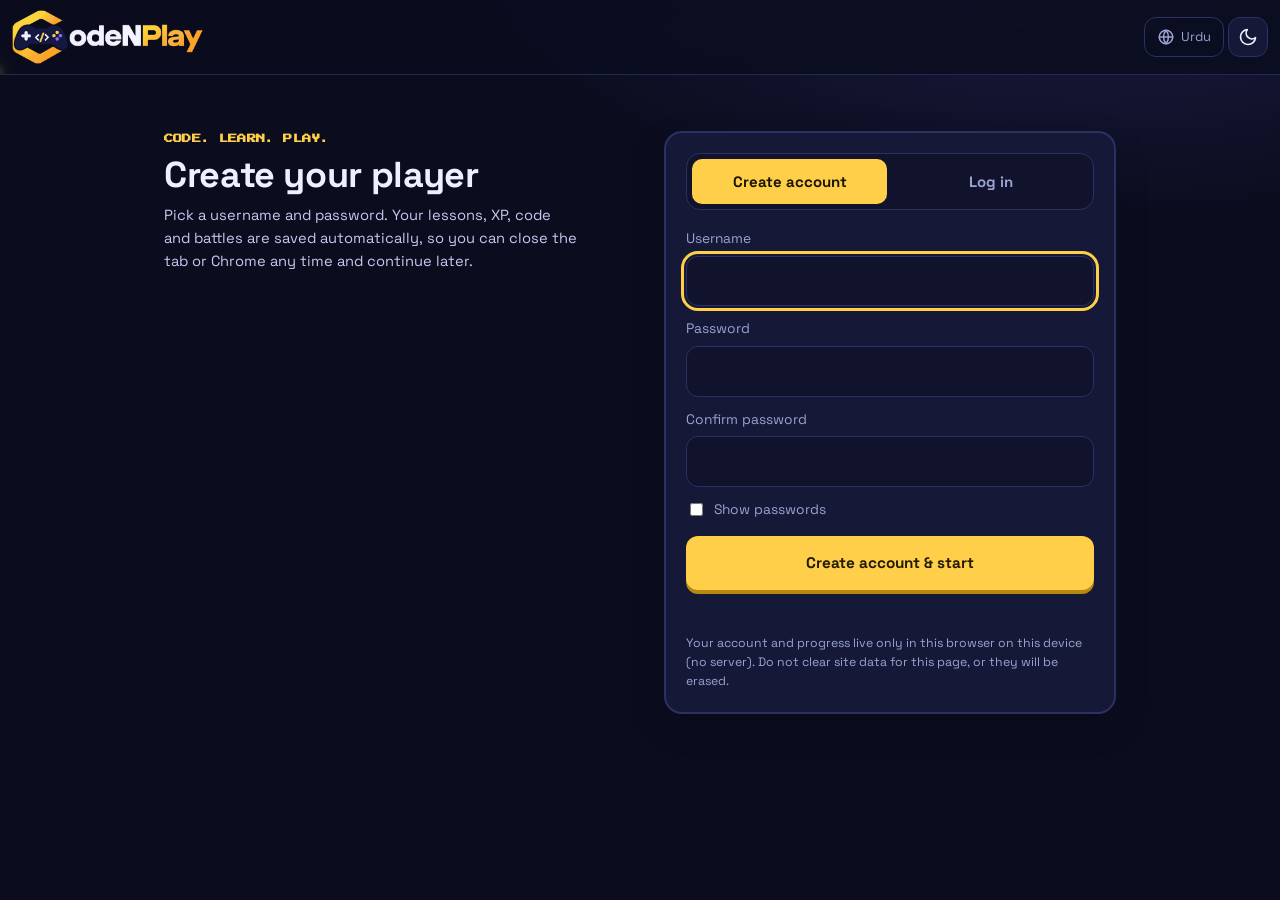
<file: index.html>
<!doctype html>
<html lang="en">
<head>
  <meta charset="utf-8">
  <meta name="viewport" content="width=device-width, initial-scale=1, viewport-fit=cover">
  <meta name="theme-color" content="#0b0d1f">
  <meta name="color-scheme" content="dark light">
  <title>CodeNPlay Academy - Learn the basics, then own the code</title>
  <meta name="description" content="A learning academy where you build real coding foundations by playing. Start with Web Development.">
  <meta property="og:title" content="CodeNPlay Academy - Learn the basics, then own the code">
  <meta property="og:description" content="A learning academy where you build real coding foundations by playing. Start with Web Development.">
  <meta property="og:type" content="website">
  <meta property="og:image" content="assets/icon.svg">
  <link rel="manifest" href="manifest.webmanifest">
  <link rel="preconnect" href="https://fonts.googleapis.com">
  <link rel="preconnect" href="https://fonts.gstatic.com" crossorigin>
  <link href="https://fonts.googleapis.com/css2?family=JetBrains+Mono:wght@400;500&family=Press+Start+2P&family=Space+Grotesk:wght@400;500;700&display=swap" rel="stylesheet">
  <link rel="icon" href="data:image/svg+xml,%3Csvg xmlns=%27http://www.w3.org/2000/svg%27 viewBox=%270 0 32 32%27%3E%3Crect width=%2732%27 height=%2732%27 rx=%277%27 fill=%27%23ffcf4a%27/%3E%3Ctext x=%2716%27 y=%2721%27 font-size=%2713%27 font-family=%27monospace%27 text-anchor=%27middle%27 fill=%27%231b1500%27%3E%26lt;/%26gt;%3C/text%3E%3C/svg%3E">
  <link rel="stylesheet" href="css/style.css">
  <script src="js/i18n.js"></script>
  <script src="js/i18n-questions.js"></script>
  <script src="js/icons.js"></script>
  <script src="js/auth.js"></script>
  <script>
  var t = null; try { t = localStorage.getItem('theme'); } catch (e) {}
  document.documentElement.dataset.theme = (t === 'cyan') ? 'cyan' : 'dark';
  </script>
</head>
<body data-area="home">
  <a class="skip-link" href="#view">Skip to content</a>
  <header class="topbar">
    <a class="brand" href="index.html" aria-label="CodeNPlay home"><img class="brand-logo" src="assets/logo.webp" alt="CodeNPlay" width="621" height="176"></a>
    <nav class="nav" aria-label="Main">
      <button id="langToggle" type="button" class="lang-btn" aria-label="Toggle language"><svg class="ic" viewBox="0 0 24 24" fill="none" stroke="currentColor" stroke-width="2" stroke-linecap="round" stroke-linejoin="round" aria-hidden="true"><circle cx="12" cy="12" r="9"/><path d="M3 12h18"/><path d="M12 3a14 14 0 0 1 0 18a14 14 0 0 1 0-18z"/></svg></button>
      <button id="themeToggle" type="button" aria-label="Toggle theme"><svg class="ic" viewBox="0 0 24 24" fill="none" stroke="currentColor" stroke-width="2" stroke-linecap="round" stroke-linejoin="round" aria-hidden="true"><path d="M21 12.8A9 9 0 1 1 11.2 3a7 7 0 0 0 9.8 9.8z"/></svg></button>
      <a href="index.html" data-nav="home" aria-current="page" data-t="home">Home</a>
      <a href="courses.html" data-nav="learn" data-t="courses">Courses</a>
      <a href="profile.html" data-nav="profile" data-t="profile">Profile</a>
    </nav>
    <a class="xp" id="xpChip" href="profile.html" title="Open your profile" aria-label="Your XP and profile"></a>
  </header>

  <main id="view" class="wrap" tabindex="-1"></main>

  <nav class="tabbar" aria-label="Main mobile">
    <a href="index.html" data-nav="home" aria-current="page"><svg class="ic" viewBox="0 0 24 24" fill="none" stroke="currentColor" stroke-width="2" stroke-linecap="round" stroke-linejoin="round"><path d="M3 11l9-8 9 8v9a1 1 0 0 1-1 1h-5v-6H9v6H4a1 1 0 0 1-1-1z"/></svg><span data-t="home">Home</span></a>
    <a href="courses.html" data-nav="learn"><svg class="ic" viewBox="0 0 24 24" fill="none" stroke="currentColor" stroke-width="2" stroke-linecap="round" stroke-linejoin="round"><path d="M4 5a2 2 0 0 1 2-2h13v16H6a2 2 0 0 0-2 2z"/><path d="M4 21V5"/><path d="M9 7h6"/></svg><span data-t="courses">Courses</span></a>
    <a href="profile.html" data-nav="profile"><span class="emo"><svg class="ic" viewBox="0 0 24 24" fill="none" stroke="currentColor" stroke-width="2" stroke-linecap="round" stroke-linejoin="round" aria-hidden="true"><circle cx="12" cy="8" r="4"/><path d="M4 21a8 8 0 0 1 16 0"/></svg></span><span data-t="profile">Profile</span></a>
    <button type="button" id="tabLang" class="lang-btn-mobile" aria-label="Toggle language"><span class="emo"><svg class="ic" viewBox="0 0 24 24" fill="none" stroke="currentColor" stroke-width="2" stroke-linecap="round" stroke-linejoin="round" aria-hidden="true"><circle cx="12" cy="12" r="9"/><path d="M3 12h18"/><path d="M12 3a14 14 0 0 1 0 18a14 14 0 0 1 0-18z"/></svg></span><span>Lang</span></button>
    <button type="button" id="tabTheme" aria-label="Toggle theme"><span class="emo"><svg class="ic" viewBox="0 0 24 24" fill="none" stroke="currentColor" stroke-width="2" stroke-linecap="round" stroke-linejoin="round" aria-hidden="true"><path d="M21 12.8A9 9 0 1 1 11.2 3a7 7 0 0 0 9.8 9.8z"/></svg></span><span data-t="dark">Dark</span></button>
  </nav>

  <div id="modal" class="modal" aria-live="polite"></div>
  <div id="toast" class="toast" role="status"></div>
  <noscript><p style="padding:24px;color:#fff">Please turn on JavaScript to use CodeNPlay.</p></noscript>

  
  <script defer src="js/lessons.js"></script>
  <script defer src="js/lessons-more.js"></script>
  <script defer src="js/tests-extra.js"></script>
  <script defer src="js/hints.js"></script>
  <script defer src="js/curriculum.js"></script>
  <script defer src="js/quest.js"></script>
  <script defer src="js/core.js"></script>
  <script defer src="js/academy.js"></script>
  <script defer src="js/home.js"></script>
  <script defer src="js/theme.js"></script>
</body>
</html>
</file>
<file: css/style.css>
/* =========================================================
   CodeNPlay styles - mobile first
   ========================================================= */
:root {
  --bg: #0b0d1f; --bg2: #10132b; --card: #151937; --card2: #1b2045; --line: #2b3163;
  --text: #eef0ff; --muted: #9aa3d1; --gold: #ffcf4a; --violet: #7c6bff;
  --green: #3ee08f; --red: #ff6b81; --html: #ff8a4c; --css: #4cc3ff; --js: #ffd84a;
  --accent: var(--violet);
  --r: 16px; --font: "Space Grotesk", system-ui, -apple-system, "Segoe UI", sans-serif;
  --mono: "JetBrains Mono", ui-monospace, SFMono-Regular, Menlo, Consolas, monospace;
  --ed-fs: 15px; --ed-lh: 24px; --tabh: 64px;
}


.topbar {
    position: relative;
    overflow: hidden;
}


/* Moving red line */

.topbar::after {
    content: "";

    position: absolute;

    bottom: 0;
    left: -30%;

    width: 30%;
    height: 2px;

    background: linear-gradient(
        90deg,
        transparent,
        var(--line-color),
        white,
       var(--line-color),
        transparent
    );

    box-shadow:
        0 0 8px var(--line-color),
        0 0 18px var(--line-color),
        0 0 30px var(--line-color-glow);

    animation: movingLine 2.3s linear infinite;
   pointer-events: none;
}


/* Animation */

@keyframes movingLine {

    0% {
        left: -30%;
    }

    100% {
        left: 100%;
    }

}

:root,
:root[data-theme="dark"] {
  --line-color: #FFD966;
  --line-color-glow: rgba(255, 217, 102, 0.7);
}


/* Dark + Cyan */
:root[data-theme="cyan"] {
  --bg: #03232a; --bg2: #053341; --card: #07404f; --card2: #0a5164; --line: #1fa3b8;
  --text: #eafffe; --muted: #8fd9e2;
  --violet: #00e5ff;            /* accent ab cyan */
  --gold: #5ef2d6; --green: #3ee08f; --red: #ff6b81;
  color-scheme: dark;
   --line-color: #00e5ff;
   --line-color-glow: rgba(0, 229, 255, 0.7)
}
:root[data-theme="cyan"] body {
  background-image:
    radial-gradient(900px 480px at 85% -80px, rgba(0,229,255,.35), transparent 70%),
    radial-gradient(700px 400px at 0% 100%, rgba(0,255,200,.18), transparent 70%);
}
/* cards par cyan glow (agar tumhari card class alag hai to selector badal dena) */
:root[data-theme="cyan"] [class*="card"] {
  box-shadow: 0 0 0 1px rgba(0,229,255,.25), 0 6px 24px rgba(0,229,255,.12);
}
body, [class*="card"], header, nav {
  transition: background-color .35s ease, color .35s ease, border-color .35s ease, box-shadow .35s ease;
}

/* button ab icon + naam dikhayega */
#themeToggle { width: auto; padding: 0 12px; gap: 6px; font-size: 14px; white-space: nowrap; }

/* language toggle button */
.lang-btn {
  background: none; border: 1px solid var(--line); color: var(--muted);
  padding: 4px 10px; border-radius: 8px; font-size: 13px; cursor: pointer;
  white-space: nowrap; transition: color .18s, border-color .18s, background .18s;
}
.lang-btn:hover { color: var(--text); border-color: var(--muted); background: var(--card); }
.lang-btn-mobile {
  display: flex; flex-direction: column; align-items: center; justify-content: center;
  gap: 2px; background: none; border: none; color: var(--muted); font-size: 11px;
  cursor: pointer; padding: 4px;
}
.lang-btn-mobile .emo { font-size: 20px; line-height: 24px; }
.lang-btn-mobile:hover { color: var(--gold); }

* { box-sizing: border-box; }
html { -webkit-text-size-adjust: 100%; }
body {
  margin: 0; background: var(--bg); color: var(--text); font-family: var(--font);
  line-height: 1.55; min-height: 100vh; padding-bottom: calc(var(--tabh) + env(safe-area-inset-bottom));
  background-image: radial-gradient(900px 420px at 85% -80px, rgba(124,107,255,.18), transparent 70%);
  background-repeat: no-repeat;
}
a { color: inherit; text-decoration: none; }
h1, h2, h3, h4 { line-height: 1.15; margin: 0; letter-spacing: -.01em; }
p { margin: 0 0 .8em; }
code { font-family: var(--mono); font-size: .88em; background: rgba(124,107,255,.2); color: #d7d2ff; padding: .1em .4em; border-radius: 6px; }
button { font: inherit; color: inherit; cursor: pointer; }
.ic { width: 1.1em; height: 1.1em; flex: none; vertical-align: -.15em; }
.r90 { transform: rotate(90deg); } .r180 { transform: rotate(180deg); } .r270 { transform: rotate(270deg); }
.hidden { display: none !important; }
.muted { color: var(--muted); }
.center { text-align: center; }
:focus-visible { outline: 3px solid var(--gold); outline-offset: 2px; }

/* ---------- top bar ---------- */
.topbar {
  position: sticky; top: 0; z-index: 30; display: flex; align-items: center; gap: 14px;
  padding: 10px 16px; padding-top: calc(10px + env(safe-area-inset-top));
  background: rgba(11,13,31,.88); backdrop-filter: blur(10px); border-bottom: 1px solid var(--line);
}
.brand { display: flex; align-items: center; gap: 10px; font-weight: 700; font-size: 1.15rem; margin-right: auto; }
.logo { display: grid; place-items: center; width: 36px; height: 36px; border-radius: 10px; background: var(--gold); color: #1b1500; font-family: var(--mono); font-weight: 500; font-size: .82rem; box-shadow: 0 3px 0 #b68a10; }
.bname em { font-style: normal; color: var(--gold); }
.nav { display: none; gap: 4px; }
.nav a { padding: 8px 14px; border-radius: 10px; color: var(--muted); font-weight: 500; }
.nav a:hover { color: var(--text); background: var(--card); }
.nav a.active { color: var(--text); background: var(--card2); }
.xp { display: flex; align-items: center; gap: 8px; padding: 6px 12px; border-radius: 999px; background: var(--card); border: 1px solid var(--line); font-size: .85rem; }
.xp .lv { color: var(--gold); font-weight: 700; }
.xpbar { width: 38px; height: 6px; border-radius: 6px; background: #0b0d1f; overflow: hidden; display: none; }
.xpbar i { display: block; height: 100%; background: var(--gold); }

.tabbar {
  position: fixed; inset: auto 0 0 0; z-index: 30; height: calc(var(--tabh) + env(safe-area-inset-bottom)); padding-bottom: env(safe-area-inset-bottom);
  display: grid; grid-template-columns: repeat(3, 1fr); background: rgba(16,19,43,.96); backdrop-filter: blur(10px); border-top: 1px solid var(--line);
}
.tabbar a { display: flex; flex-direction: column; align-items: center; justify-content: center; gap: 2px; color: var(--muted); font-size: .72rem; font-weight: 500; }
.tabbar .ic { width: 24px; height: 24px; }
.tabbar a.active { color: var(--gold); }

/* ---------- layout ---------- */
.wrap { max-width: 1100px; margin: 0 auto; padding: 0 16px 40px; outline: none; }
.block { padding: 28px 0 8px; }
.pad-top { padding-top: 20px; }
.block-head { margin-bottom: 16px; }
.block-head h2 { font-size: 1.5rem; }
.block-head p { color: var(--muted); margin-top: 6px; }
.h1s { font-size: clamp(1.6rem, 5vw, 2.4rem); }
.eyebrow { color: var(--gold); font-weight: 700; letter-spacing: .08em; text-transform: uppercase; font-size: .78rem; margin-bottom: 8px; }
.lead { color: #c4caee; font-size: 1.05rem; max-width: 56ch; }
.lead.sm { font-size: .98rem; margin: 8px 0 0; }
.back { display: inline-flex; align-items: center; gap: 6px; color: var(--muted); font-size: .92rem; padding: 14px 0 6px; font-weight: 500; }
.back:hover { color: var(--text); }

/* ---------- buttons ---------- */
.btn {
  display: inline-flex; align-items: center; justify-content: center; gap: 8px; border: 2px solid transparent; border-radius: 12px;
  padding: 10px 18px; font-weight: 700; background: var(--card2); color: var(--text); min-height: 44px; transition: transform .08s, background .15s;
}
.btn:active { transform: translateY(2px); }
.btn.primary { background: var(--gold); color: #231a00; box-shadow: 0 4px 0 #b68a10; }
.btn.primary:active { box-shadow: 0 2px 0 #b68a10; transform: translateY(2px); }
.btn.ghost { background: transparent; border-color: var(--line); }
.btn.ghost:hover { background: var(--card); }
.btn.big { padding: 13px 22px; font-size: 1.02rem; min-height: 50px; }
.btn[disabled] { opacity: .6; pointer-events: none; }
.cta { display: flex; flex-wrap: wrap; gap: 12px; margin-top: 20px; }
.linkbtn { background: none; border: 0; color: var(--muted); text-decoration: underline; padding: 8px; }
.mini {
  display: inline-flex; align-items: center; gap: 6px; padding: 6px 10px; border-radius: 8px; border: 1px solid var(--line);
  background: var(--card2); font-size: .82rem; font-weight: 500; min-height: 34px;
}
.mini.run { background: var(--green); color: #052415; border-color: transparent; font-weight: 700; }

/* ---------- hero ---------- */
.hero { display: grid; gap: 28px; padding: 28px 0 10px; }
.hero h1 { font-size: clamp(2rem, 8vw, 3.6rem); }
.hero .mark { color: var(--gold); position: relative; white-space: nowrap; }
.hero .lead { margin-top: 14px; }
.hero-art { display: none; }
.mock { background: var(--card); border: 1px solid var(--line); border-radius: 18px; overflow: hidden; box-shadow: 0 18px 50px rgba(0,0,0,.4); transform: rotate(1.5deg); }
.mock-bar { display: flex; align-items: center; gap: 6px; padding: 10px 14px; background: var(--card2); color: var(--muted); font-size: .8rem; font-family: var(--mono); }
.mock-bar i { width: 10px; height: 10px; border-radius: 50%; background: #ff6b81; }
.mock-bar i:nth-child(2) { background: var(--gold); } .mock-bar i:nth-child(3) { background: var(--green); }
.mock-bar span { margin-left: 10px; }
.mock pre { margin: 0; padding: 16px; font-family: var(--mono); font-size: .86rem; line-height: 1.7; color: #dfe3ff; }
.mock-stage { position: relative; height: 130px; background: #0b0e22; border-top: 1px solid var(--line); }
.mock-grid { position: absolute; inset: 0; background-image: linear-gradient(rgba(124,140,255,.16) 1px, transparent 1px), linear-gradient(90deg, rgba(124,140,255,.16) 1px, transparent 1px); background-size: 28px 28px; }
.mock-chip { position: absolute; left: 14px; bottom: 12px; background: var(--gold); color: #231a00; font-weight: 700; font-size: .75rem; padding: 4px 10px; border-radius: 999px; }
.k { color: #ff8fb1; } .n { color: #ffb86b; } .s { color: #8ff0b3; } .c { color: #6c76a8; font-style: italic; } .tg { color: #7fb4ff; } .at { color: #ffd479; }

/* ---------- course cards ---------- */
.cards { display: grid; gap: 14px; }
.course-card {
  position: relative; display: flex; flex-direction: column; gap: 6px; padding: 20px; border-radius: var(--r); background: var(--card);
  border: 2px solid var(--line); transition: transform .15s, border-color .15s; overflow: hidden;
}
.course-card:hover { transform: translateY(-3px); border-color: var(--accent); }
.course-card.current { border-color: var(--accent); }
.c-html { --accent: var(--html); } .c-css { --accent: var(--css); } .c-js { --accent: var(--js); }
.course-card::before { content: ""; position: absolute; left: 0; top: 0; right: 0; height: 5px; background: var(--accent); }
.step-no { position: absolute; right: 16px; top: 14px; font-size: 3rem; font-weight: 700; color: rgba(255,255,255,.06); line-height: 1; }
.course-card h3 { font-size: 1.6rem; color: var(--accent); }
.course-card .tag { margin: 0; color: var(--text); font-weight: 700; }
.course-card .desc { color: var(--muted); font-size: .93rem; margin: 0 0 8px; }
.prog { height: 8px; background: #0b0d1f; border-radius: 8px; overflow: hidden; }
.prog span { display: block; height: 100%; background: var(--accent); border-radius: 8px; transition: width .4s; }
.card-foot { display: flex; justify-content: space-between; align-items: center; margin-top: 8px; color: var(--muted); }
.card-foot .go { color: var(--accent); font-weight: 700; display: inline-flex; gap: 6px; align-items: center; }

.how { list-style: none; margin: 0; padding: 0; display: grid; gap: 12px; grid-template-columns: 1fr 1fr; }
.how li { background: var(--card); border: 1px solid var(--line); border-radius: var(--r); padding: 16px; }
.how b { display: grid; place-items: center; width: 30px; height: 30px; border-radius: 50%; background: var(--violet); margin-bottom: 10px; }
.how h4 { font-size: 1.05rem; margin-bottom: 4px; }
.how p { color: var(--muted); font-size: .88rem; margin: 0; }
.foot { display: flex; flex-wrap: wrap; gap: 8px; justify-content: space-between; align-items: center; margin-top: 34px; padding-top: 16px; border-top: 1px solid var(--line); color: var(--muted); font-size: .88rem; }

/* ---------- course page ---------- */
.course-head { display: flex; justify-content: space-between; align-items: center; gap: 16px; padding: 20px; border-radius: var(--r); background: var(--card); border: 2px solid var(--line); border-left: 6px solid var(--accent); margin: 8px 0 18px; }
.ring { flex: none; width: 76px; height: 76px; border-radius: 50%; border: 5px solid var(--accent); display: flex; flex-direction: column; align-items: center; justify-content: center; }
.ring b { font-size: 1.1rem; } .ring span { font-size: .68rem; color: var(--muted); }
.lessons { list-style: none; margin: 0; padding: 0; display: grid; gap: 10px; }
.lrow { display: flex; align-items: center; gap: 14px; padding: 14px 16px; background: var(--card); border: 1px solid var(--line); border-radius: 14px; transition: border-color .15s, transform .15s; }
.lrow:hover { border-color: var(--accent); transform: translateX(3px); }
.lrow .num { flex: none; display: grid; place-items: center; width: 40px; height: 40px; border-radius: 12px; background: var(--card2); font-weight: 700; }
.lrow.done .num { background: var(--green); color: #052415; }
.lrow.next { border-color: var(--accent); }
.lrow.next .num { background: var(--accent); color: #1b1500; }
.lt { display: flex; flex-direction: column; flex: 1; min-width: 0; }
.lt small { color: var(--muted); }
.chev { color: var(--muted); }

/* ---------- lesson ---------- */
.lesson { max-width: 1000px; margin: 0 auto; }
.l-head { padding: 6px 0 14px; }
.steps { list-style: none; display: flex; gap: 6px; padding: 0; margin: 14px 0 0; flex-wrap: wrap; }
.steps li { font-size: .78rem; font-weight: 700; padding: 5px 12px; border-radius: 999px; background: var(--card); color: var(--muted); border: 1px solid var(--line); }
.steps li.on { background: var(--accent); color: #1b1500; border-color: transparent; }
.card { background: var(--card); border: 1px solid var(--line); border-radius: var(--r); padding: 18px; margin-bottom: 16px; }
.card h2 { font-size: 1.25rem; display: flex; align-items: center; gap: 10px; margin-bottom: 12px; }
.badge { display: grid; place-items: center; width: 28px; height: 28px; border-radius: 50%; background: var(--accent); color: #1b1500; font-size: .85rem; }
.prose p { font-size: 1.02rem; color: #d6dbf7; }
.example { margin-top: 12px; border: 1px solid var(--line); border-radius: 12px; overflow: hidden; background: #0b0e22; }
.ex-head { display: flex; align-items: center; justify-content: space-between; padding: 8px 12px; background: var(--card2); font-size: .8rem; color: var(--muted); font-weight: 700; text-transform: uppercase; letter-spacing: .05em; }
.code { margin: 0; padding: 14px; font-family: var(--mono); font-size: .88rem; line-height: 1.7; overflow-x: auto; color: #e4e7ff; white-space: pre; }
.task { display: flex; gap: 12px; align-items: flex-start; background: rgba(255,207,74,.1); border: 1px solid rgba(255,207,74,.35); border-radius: 12px; padding: 12px 14px; margin-bottom: 14px; }
.task .ic { color: var(--gold); width: 22px; height: 22px; margin-top: 2px; }
.task p { margin: 0; }
.next .cta { margin-top: 14px; }
.pn { display: flex; justify-content: space-between; gap: 12px; margin-top: 4px; }
.pn a { display: inline-flex; align-items: center; gap: 8px; padding: 10px 14px; border-radius: 12px; border: 1px solid var(--line); color: var(--muted); font-size: .9rem; }
.pn a:hover { color: var(--text); background: var(--card); }
.dots { display: flex; gap: 8px; margin-top: 12px; }
.dots i { width: 28px; height: 8px; border-radius: 8px; background: var(--card2); }
.dots i.cur { background: var(--accent); } .dots i.ok { background: var(--green); }
.question { font-size: 1.12rem; margin-bottom: 14px; }
.question p { margin: 0; }
.tbar { display: flex; flex-wrap: wrap; gap: 10px; margin-top: 14px; }
.feedback { margin-top: 12px; border-radius: 12px; padding: 0; font-size: .96rem; }
.feedback:not(:empty) { padding: 12px 14px; background: var(--card2); }
.feedback.good { background: rgba(62,224,143,.15); border: 1px solid var(--green); }
.feedback.bad { background: rgba(255,107,129,.14); border: 1px solid var(--red); }
.feedback.hint { background: rgba(124,107,255,.18); border: 1px solid var(--violet); }

/* ---------- workbench (editor + output) ---------- */
.wb { border: 1px solid var(--line); border-radius: 14px; overflow: hidden; background: var(--bg2); }
.wb-tabs { display: flex; background: var(--card2); }
.wb-tabs button { flex: 1; border: 0; background: none; padding: 11px; font-weight: 700; color: var(--muted); border-bottom: 3px solid transparent; }
.wb-tabs button.on { color: var(--text); border-bottom-color: var(--gold); background: var(--card); }
.wb-grid { display: block; }
.wb--code .pane-out { display: none; }
.wb--out .pane-code { display: none; }
.pane { display: flex; flex-direction: column; min-width: 0; }
.pane-head { display: flex; align-items: center; justify-content: space-between; gap: 8px; padding: 8px 10px; background: var(--card2); border-bottom: 1px solid var(--line); }
.file { display: inline-flex; align-items: center; gap: 8px; font-family: var(--mono); font-size: .8rem; color: var(--muted); }
.dot { width: 9px; height: 9px; border-radius: 50%; background: var(--html); } .dot.out { background: var(--green); }
.acts { display: flex; gap: 8px; }
.ed { position: relative; display: flex; height: 300px; background: #0b0e22; }
.gutter { margin: 0; width: 40px; flex: none; padding: 12px 8px 12px 0; text-align: right; font-family: var(--mono); font-size: var(--ed-fs); line-height: var(--ed-lh); color: #4d5588; overflow: hidden; user-select: none; background: #0a0c1d; border-right: 1px solid var(--line); }
.ed-main { position: relative; flex: 1; min-width: 0; }
.ed-main pre, .ed-main textarea {
  position: absolute; inset: 0; margin: 0; padding: 12px; border: 0; font-family: var(--mono); font-size: var(--ed-fs); line-height: var(--ed-lh);
  white-space: pre; tab-size: 2; letter-spacing: 0; word-spacing: 0;
}
.hl { color: #e4e7ff; overflow: hidden; pointer-events: none; }
.ed-main textarea { background: transparent; color: transparent; caret-color: #fff; resize: none; overflow: auto; outline: none; -webkit-text-fill-color: transparent; }
.ed-main textarea::selection { background: rgba(124,107,255,.45); -webkit-text-fill-color: transparent; }
.symbols { display: flex; gap: 6px; overflow-x: auto; padding: 8px; background: var(--card2); border-top: 1px solid var(--line); -webkit-overflow-scrolling: touch; }
.symbols button { flex: none; min-width: 40px; height: 38px; border-radius: 8px; border: 1px solid var(--line); background: var(--card); font-family: var(--mono); font-size: 1rem; padding: 0 10px; }
.symbols button:active { background: var(--violet); }
.preview { width: 100%; height: 300px; border: 0; background: #fff; display: block; }
.console { background: #0b0e22; border-top: 1px solid var(--line); }
.console-head { padding: 6px 12px; font-size: .75rem; font-weight: 700; letter-spacing: .06em; text-transform: uppercase; color: var(--muted); background: var(--card2); }
.console-body { font-family: var(--mono); font-size: .9rem; padding: 10px 12px; min-height: 96px; max-height: 160px; overflow: auto; color: #d9ffe8; }
.console-body:empty::before { content: "Nothing printed yet. Use console.log(...) and press Run."; color: #5f688f; }
.cl { padding: 2px 0; border-bottom: 1px dashed rgba(255,255,255,.07); white-space: pre-wrap; word-break: break-word; }
.cl.err { color: #ff9aa9; }
.base { border-top: 1px solid var(--line); background: var(--card); font-size: .85rem; }
.base summary { padding: 10px 12px; cursor: pointer; color: var(--muted); }
.base pre { margin: 0; padding: 0 12px 12px; font-family: var(--mono); font-size: .82rem; color: #c8cdf0; overflow-x: auto; }

/* ---------- modal + toast ---------- */
.modal { position: fixed; inset: 0; z-index: 60; background: rgba(5,6,18,.75); display: none; align-items: center; justify-content: center; padding: 20px; }
.modal.open { display: flex; }
.modal-card { background: var(--card); border: 2px solid var(--gold); border-radius: 20px; padding: 26px 22px; max-width: 380px; width: 100%; text-align: center; animation: pop .25s ease-out; }
.modal-card h2 { font-size: 1.7rem; margin: 10px 0; }
.burst { width: 64px; height: 64px; margin: 0 auto; border-radius: 50%; display: grid; place-items: center; background: var(--gold); color: #231a00; }
.burst .ic { width: 34px; height: 34px; fill: #231a00; }
.xpgain { font-size: 1.5rem; font-weight: 700; color: var(--green); margin-bottom: 4px; }
.modal-acts { display: flex; flex-direction: column; gap: 10px; margin-top: 18px; }
@keyframes pop { from { transform: scale(.9); opacity: 0; } to { transform: scale(1); opacity: 1; } }
.toast { position: fixed; left: 50%; bottom: calc(var(--tabh) + 18px + env(safe-area-inset-bottom)); transform: translate(-50%, 20px); background: var(--card2); border: 1px solid var(--line); padding: 10px 16px; border-radius: 999px; font-size: .9rem; opacity: 0; pointer-events: none; transition: .25s; z-index: 70; }
.toast.show { opacity: 1; transform: translate(-50%, 0); }

/* ---------- game ---------- */
.gamepage { max-width: 860px; margin: 0 auto; }
.game-top { display: flex; align-items: center; justify-content: space-between; }
.chip { padding: 5px 12px; border-radius: 999px; background: var(--card2); border: 1px solid var(--line); font-size: .78rem; font-weight: 700; }
.chip.gold { background: var(--gold); color: #231a00; border-color: transparent; }
.banner { padding: 10px 14px; border-radius: 12px; margin: 6px 0 10px; font-weight: 500; }
.banner.good { background: rgba(62,224,143,.15); border: 1px solid var(--green); }
.hud { display: grid; grid-template-columns: repeat(5, minmax(0, 1fr)); gap: 8px; margin: 8px 0 10px; }
.hud div { background: var(--card); border: 1px solid var(--line); border-radius: 12px; padding: 8px 10px; }
.hud small { display: block; color: var(--muted); font-size: .68rem; text-transform: uppercase; letter-spacing: .06em; }
.hud b { font-size: 1.1rem; }
.stage { border: 3px solid var(--line); border-radius: 16px; overflow: hidden; aspect-ratio: 16 / 10; background: #0b0e22; box-shadow: 0 0 0 4px rgba(124,107,255,.15); }
.stage canvas { width: 100%; height: 100%; display: block; touch-action: none; }
.controls { display: grid; grid-template-columns: 1fr auto 1fr; align-items: center; gap: 10px; margin: 16px 0; }
.dpad { display: grid; grid-template-columns: repeat(3, 52px); grid-template-rows: repeat(3, 52px); justify-self: start; }
.dpad button { border: 0; background: var(--card2); border-radius: 10px; display: grid; place-items: center; touch-action: manipulation; border: 1px solid var(--line); }
.dpad button:active { background: var(--violet); }
.dpad .u { grid-area: 1 / 2; } .dpad .l { grid-area: 2 / 1; } .dpad .r { grid-area: 2 / 3; } .dpad .d { grid-area: 3 / 2; }
.dpad .mid { grid-area: 2 / 2; background: var(--bg2); }
.ab { display: flex; gap: 12px; justify-self: end; }
.ab button { width: 58px; height: 58px; border-radius: 50%; border: 0; font-weight: 700; font-size: 1.1rem; background: var(--violet); box-shadow: 0 4px 0 #4a3fb3; touch-action: manipulation; }
.ab .a { background: var(--gold); color: #231a00; box-shadow: 0 4px 0 #b68a10; }
.ab .b { margin-top: 18px; }
.ab button:active { transform: translateY(3px); box-shadow: none; }
.game-foot { display: flex; flex-direction: column; gap: 12px; align-items: stretch; }
.game-foot p { margin: 0; text-align: center; }

/* ---------- small phones ---------- */
@media (max-width: 480px) {
  .controls { grid-template-columns: 1fr 1fr; }
  .center-btns { grid-column: 1 / -1; grid-row: 1; }
  .center-btns .btn { width: 100%; }
  .xp .lv { display: none; }
}

/* ---------- tablet / desktop ---------- */
@media (min-width: 861px) {
  :root { --tabh: 0px; --ed-fs: 14px; --ed-lh: 22px; }
  body { padding-bottom: 0; }
  .tabbar { display: none; }
  .nav { display: flex; }
  .xpbar { display: block; }
  .toast { bottom: 24px; }
  .wrap { padding: 0 28px 60px; }
  .hero { grid-template-columns: 1.15fr .85fr; align-items: center; gap: 40px; padding: 56px 0 20px; }
  .hero-art { display: block; }
  .cards { grid-template-columns: repeat(3, 1fr); }
  .how { grid-template-columns: repeat(5, minmax(0, 1fr)); }
  .wb-tabs { display: none; }
  .wb--code .pane-out, .wb--out .pane-code { display: flex; }
  .wb-grid { display: grid; grid-template-columns: 1fr 1fr; }
  .pane-code { border-right: 1px solid var(--line); }
  .ed, .preview { height: 340px; }
  .symbols { display: none; }
  .card { padding: 24px; }
  .game-foot { flex-direction: row; justify-content: space-between; align-items: center; }
  .game-foot p { text-align: left; }
  .modal-acts { flex-direction: row; justify-content: center; }
}
@media (max-width: 860px) {
  /* 16px inputs stop iOS from zooming when you tap the editor */
  :root { --ed-fs: 16px; --ed-lh: 26px; }
  .ed { height: 280px; }
  .preview { height: 280px; }
}
@media (prefers-reduced-motion: reduce) { * { animation: none !important; transition: none !important; } }

/* =========================================================
   REDESIGN v2 - arcade look, battle screen (question left, game right)
   ========================================================= */
:root { --px: "Press Start 2P", ui-monospace, monospace; }
.eyebrow { font-family: var(--px); font-size: .62rem; line-height: 1.7; letter-spacing: .02em; }
.card, .course-card, .lrow, .how li { box-shadow: 0 5px 0 rgba(0,0,0,.35); }
.card { border-width: 2px; }
.logo { font-family: var(--mono); }
body[data-area="play"] .wrap { max-width: 1360px; }

/* stage (shared by home demo, battle, free play) */
.stage {
  position: relative; aspect-ratio: 16 / 9; width: 100%; overflow: hidden; background: #0b0e22; border: 3px solid #323a7a; border-radius: 14px;
  box-shadow: 0 6px 0 rgba(0,0,0,.4), 0 0 0 4px rgba(124,107,255,.12);
}
.stage canvas { width: 100%; height: 100%; display: block; image-rendering: pixelated; }

/* home arcade cabinet */
.hero-art { display: block; }
.cab { background: linear-gradient(180deg, #232766, #151937); border: 3px solid #323a7a; border-radius: 22px; padding: 12px; box-shadow: 0 10px 0 rgba(0,0,0,.4), 0 24px 60px rgba(0,0,0,.45); }
.cab-top { display: flex; align-items: center; gap: 8px; padding: 2px 4px 10px; font-family: var(--px); font-size: .6rem; color: var(--muted); }
.cab-top b { margin-left: auto; font-weight: 400; color: var(--gold); }
.led { width: 10px; height: 10px; border-radius: 50%; background: var(--red); box-shadow: 0 0 10px var(--red); }
.led.b { background: var(--green); box-shadow: 0 0 10px var(--green); }
.cab-code { margin-top: 10px; padding: 10px 12px; border-radius: 10px; background: #0b0e22; font-family: var(--mono); font-size: .8rem; color: #dfe3ff; overflow-x: auto; white-space: nowrap; }
.hero h1 { font-size: clamp(2.2rem, 9vw, 4rem); }

/* course page level tiles */
.lessons { grid-template-columns: repeat(auto-fill, minmax(260px, 1fr)); }
.lrow .num { font-family: var(--px); font-size: .8rem; border-radius: 10px; }

/* battle screen */
.play-grid { display: grid; gap: 16px; grid-template-columns: minmax(0, 1fr); }
.arena { order: -1; scroll-margin-top: 70px; }
.m-head { padding: 2px 0 12px; }
.pips { list-style: none; display: flex; flex-wrap: wrap; gap: 8px; padding: 0; margin: 14px 0 0; }
.pips li b { display: inline-block; font-family: var(--px); font-weight: 400; font-size: .62rem; padding: 8px 10px; border-radius: 8px; background: var(--card); border: 2px solid var(--line); color: var(--muted); }
.pips li.cur b { background: var(--gold); border-color: var(--gold); color: #231a00; }
.pips li.done b { background: var(--green); border-color: var(--green); color: #052415; }
.qcard { padding: 16px; }
.qtag { font-family: var(--px); font-size: .62rem; color: var(--gold); margin-bottom: 10px; line-height: 1.6; }
.question { font-size: 1.08rem; margin-bottom: 14px; }
.arena-hud { display: flex; align-items: center; justify-content: space-between; gap: 12px; margin-bottom: 10px; }
.hearts { display: flex; gap: 4px; }
.heart { width: 26px; height: 26px; fill: #ff5470; filter: drop-shadow(0 2px 0 rgba(0,0,0,.4)); }
.hearts .lost .heart { fill: #2b3163; }
.stat { text-align: right; padding: 4px 12px; background: var(--card); border: 2px solid var(--line); border-radius: 10px; min-width: 84px; }
.stat small { display: block; color: var(--muted); font-size: .62rem; text-transform: uppercase; letter-spacing: .06em; }
.stat b { font-family: var(--px); font-weight: 400; font-size: .85rem; color: var(--gold); }
.arena-note { margin: 12px 2px 0; color: var(--muted); font-size: .88rem; text-align: center; }
.keys { margin: 0; color: var(--muted); font-size: .82rem; }
.ov { position: absolute; inset: 0; display: none; align-items: center; justify-content: center; padding: 8px; background: rgba(6,7,22,.78); overflow: auto; }
.ov.open { display: flex; animation: pop .25s ease-out; }
.ov-card { text-align: center; width: 100%; max-width: 360px; }
.ov-title { font-family: var(--px); font-size: clamp(.85rem, 3.4vw, 1.3rem); color: var(--gold); margin: 0 0 8px; text-shadow: 0 3px 0 #000; line-height: 1.4; }
.ov-title.bad { color: var(--red); }
.stars { display: flex; justify-content: center; gap: 6px; margin-bottom: 4px; }
.bigstar { width: clamp(30px, 9vw, 46px); fill: #2b3163; stroke: #10122b; stroke-width: 1.5; }
.stars .on .bigstar { fill: var(--gold); }
.ov-xp { margin: 4px 0 10px; font-weight: 700; color: #dfe3ff; font-size: .95rem; }
.ov-acts { display: grid; grid-template-columns: 1fr 1fr; gap: 8px; }
.ov-acts .primary { grid-column: 1 / -1; }
.ov-acts .btn { min-height: 42px; padding: 8px 12px; }
.ov-acts .big { font-size: .95rem; }

/* tabbed workbench (narrow panel on desktop too) */
@media (min-width: 861px) {
  .wb.tabbed .wb-tabs { display: flex; }
  .wb.tabbed .wb-grid { display: block; }
  .wb.tabbed.wb--code .pane-out, .wb.tabbed.wb--out .pane-code { display: none; }
  .wb.tabbed .pane-code { border-right: 0; }
  .wb.tabbed .symbols { display: flex; }
  .wb.tabbed .ed, .wb.tabbed .preview { height: 300px; }
}
@media (min-width: 981px) {
  .play-grid { grid-template-columns: minmax(0, 1fr) minmax(0, .92fr); gap: 26px; align-items: start; }
  .arena { order: 0; position: sticky; top: 78px; }
  .m-head { padding-top: 0; }
}

/* free play */
#themeToggle {
  appearance: none;
  -webkit-appearance: none;
  background: var(--card);
  color: var(--text);
  border: 1px solid var(--line);
  border-radius: 12px;
  width: 40px;
  height: 40px;
  padding: 0;
  display: inline-grid;
  place-items: center;
  font-size: 18px;
  line-height: 1;
  cursor: pointer;
  transition: background .2s, border-color .2s, transform .15s;
}
#themeToggle:hover {
  background: var(--card2);
  border-color: var(--accent);
}
#themeToggle:active { transform: scale(.94); }
#themeToggle:focus-visible {
  outline: 2px solid var(--accent);
  outline-offset: 2px;
}


/* =========================================================
   CodeNPlay quality upgrade — additive overrides
   Preserves the original palette, routes, lesson and game UI.
   ========================================================= */
:root {
  --r: 18px;
  --focus-ring: 0 0 0 3px rgba(255, 207, 74, .22);
}
html { scroll-behavior: smooth; }
body {
  background-attachment: fixed;
  text-rendering: optimizeLegibility;
  -webkit-font-smoothing: antialiased;
}
.topbar {
  min-height: 64px;
  background: color-mix(in srgb, var(--bg) 88%, transparent);
  border-bottom-color: color-mix(in srgb, var(--line) 78%, transparent);
}
.topbar::after { z-index: 1; }
.brand { letter-spacing: -.035em; }
.logo { transition: transform .2s ease, box-shadow .2s ease; }
.brand:hover .logo { transform: translateY(-2px) rotate(-4deg); box-shadow: 0 5px 0 #b68a10, 0 0 22px rgba(255,207,74,.22); }
.nav a, .tabbar a, .tabbar button { transition: color .18s ease, background .18s ease, transform .18s ease; }
.nav a.active { box-shadow: inset 0 0 0 1px color-mix(in srgb, var(--accent) 42%, transparent); }
.xp { box-shadow: 0 8px 24px rgba(0,0,0,.12); white-space: nowrap; }
.xpbar { display: block; }
.btn, .mini, .course-card, .lrow, .card, .qcard { transition: transform .18s ease, border-color .18s ease, background-color .18s ease, box-shadow .18s ease; }
.btn:hover { transform: translateY(-1px); }
.btn.primary:hover { box-shadow: 0 6px 0 #b68a10, 0 12px 28px rgba(255,207,74,.12); }
.btn:focus-visible, button:focus-visible, a:focus-visible { outline: 3px solid var(--gold); outline-offset: 3px; box-shadow: var(--focus-ring); }
.course-card, .card, .qcard, .cab, .arena, .course-head {
  box-shadow: 0 12px 34px rgba(0,0,0,.16);
}
.course-card:hover, .lrow:hover { box-shadow: 0 16px 34px rgba(0,0,0,.2); }
.course-card .prog, .prog { background: color-mix(in srgb, var(--bg) 75%, var(--card)); }
.how li { transition: transform .18s ease, border-color .18s ease; }
.how li:hover { transform: translateY(-3px); border-color: var(--accent); }
.hero { align-items: center; }
.hero .lead { line-height: 1.75; }
.block { padding-top: clamp(30px, 5vw, 54px); }
.block-head { max-width: 68ch; }
.block-head h2 { letter-spacing: -.035em; }
.course-card { min-height: 220px; }
.course-card .desc { line-height: 1.65; }
.lrow { min-height: 76px; }
.stage { border-radius: 14px; overflow: hidden; }
.preview { background: #fff; }
.pane, .wb { min-width: 0; }
.ed textarea { tab-size: 2; }
.symbols { flex-wrap: wrap; }
.symbols button, .mini { min-height: 36px; }
.suggestions {
  display: flex;
  align-items: flex-start;
  gap: 10px;
  padding: 10px 12px;
  border-top: 1px solid var(--line);
  background: color-mix(in srgb, var(--card) 86%, var(--bg));
}
.suggestions.is-off { display: none; }
.suggestions-label {
  flex: none;
  color: var(--muted);
  font-size: .72rem;
  font-weight: 700;
  letter-spacing: .06em;
  text-transform: uppercase;
  padding-top: 7px;
}
.suggestion-list { display: flex; flex-wrap: wrap; gap: 7px; min-width: 0; }
.suggestion-chip {
  border: 1px solid color-mix(in srgb, var(--accent) 44%, var(--line));
  border-radius: 999px;
  background: color-mix(in srgb, var(--accent) 10%, var(--card2));
  color: var(--text);
  padding: 5px 10px;
  min-height: 30px;
  font: 500 .76rem var(--mono);
  cursor: pointer;
  transition: background .16s ease, border-color .16s ease, transform .16s ease;
}
.suggestion-chip:hover { background: color-mix(in srgb, var(--accent) 22%, var(--card2)); border-color: var(--accent); transform: translateY(-1px); }
.suggest-toggle[aria-pressed="false"] { color: var(--muted); }
.pane-head .acts { display: flex; align-items: center; gap: 7px; flex-wrap: wrap; }
.feedback { line-height: 1.6; }
.toast { box-shadow: 0 12px 36px rgba(0,0,0,.28); }
.tabbar { grid-template-columns: repeat(5, minmax(0, 1fr)); }
.tabbar button {
  border: 0; background: transparent; color: var(--muted);
  display: flex; flex-direction: column; align-items: center; justify-content: center;
  gap: 2px; font-size: .72rem; font-weight: 500;
}
.tabbar button .emo { font-size: 20px; line-height: 24px; }
.tabbar button:hover { color: var(--gold); }
#tabTheme { min-width: 0; }
#themeToggle { font-weight: 700; }
:root[data-theme="cyan"] .topbar { background: rgba(3,35,42,.9); }
@media (min-width: 600px) {
  .wrap { padding-left: 24px; padding-right: 24px; }
  .cards { grid-template-columns: repeat(3, minmax(0, 1fr)); }
  .how { grid-template-columns: repeat(4, minmax(0, 1fr)); }
  .hero { grid-template-columns: minmax(0, 1.05fr) minmax(300px, .95fr); gap: clamp(24px, 4vw, 54px); padding-top: 46px; }
  .hero-art { display: block; min-width: 0; }
}
@media (min-width: 861px) {
  body { padding-bottom: 0; }
  .topbar { padding-left: max(24px, calc((100vw - 1160px)/2)); padding-right: max(24px, calc((100vw - 1160px)/2)); }
  .nav { display: flex; align-items: center; }
  .tabbar { display: none; }
  .wrap { max-width: 1160px; padding-bottom: 64px; }
  .xpbar { width: 54px; }
}
@media (max-width: 860px) {
  .topbar { gap: 8px; padding-left: 12px; padding-right: 12px; }
  .nav { display: none; }
  .xp { padding: 5px 9px; font-size: .76rem; }
  .xpbar { display: none; }
  .hero { padding-top: 24px; }
  .hero-art { display: block; }
  .hero-art .cab { max-width: 560px; margin: 0 auto; }
  .suggestions { flex-direction: column; gap: 6px; }
  .suggestions-label { padding-top: 0; }
  .pane-head .acts { gap: 5px; }
  .pane-head .mini { padding: 6px 8px; }
}
@media (max-width: 480px) {
  :root { --tabh: 62px; }
  .wrap { padding-left: 14px; padding-right: 14px; }
  .brand { font-size: 1.02rem; gap: 8px; }
  .logo { width: 33px; height: 33px; }
  .xp { gap: 5px; padding: 5px 8px; }
  .xp .lv { font-size: .72rem; }
  .xp b { font-size: .72rem; }
  .hero h1 { font-size: clamp(2rem, 10vw, 2.8rem); }
  .hero .lead { font-size: .96rem; }
  .cta { display: grid; grid-template-columns: 1fr; }
  .cta .btn { width: 100%; }
  .cards { grid-template-columns: 1fr; }
  .how { grid-template-columns: 1fr 1fr; }
  .course-card { min-height: 0; }
  .qcard { padding: 13px; }
  .tbar { display: flex; flex-wrap: wrap; }
  .tbar .btn { flex: 1 1 auto; }
  .suggestion-chip { font-size: .7rem; }
  .pane-head .acts .mini span { display: none; }
}
@media (prefers-reduced-motion: reduce) {
  *, *::before, *::after { scroll-behavior: auto !important; animation-duration: .01ms !important; animation-iteration-count: 1 !important; transition-duration: .01ms !important; }
}


/* =========================================================
   CodeNPlay additive responsive, accessibility & profile polish
   ========================================================= */
.hero { grid-template-columns: minmax(0, 1fr); background-image: linear-gradient(rgba(255,255,255,.025) 1px, transparent 1px), linear-gradient(90deg,rgba(255,255,255,.025) 1px,transparent 1px); background-size: 28px 28px; }
.hero > *, .hero-text, .hero-art, .cab, .cab-code { min-width: 0; max-width: 100%; }
.cab-code { overflow-wrap: anywhere; }
.resume-card { display:grid; gap:5px; max-width:390px; margin-top:22px; padding:16px 18px; border:1px solid var(--line); border-radius:16px; background:rgba(255,255,255,.055); box-shadow:0 12px 32px rgba(0,0,0,.14); }
.resume-card b { font-size:1.08rem; }.resume-card span:last-of-type { color:var(--muted); }.resume-card strong { color:var(--gold); margin-top:5px; }
.stats-strip,.profile-stats { display:grid; grid-template-columns:repeat(4,minmax(0,1fr)); gap:12px; margin:22px 0 38px; }
.stats-strip>div,.profile-stats>div { display:grid; gap:5px; padding:18px; border:1px solid var(--line); border-radius:16px; background:var(--card); box-shadow:0 10px 28px rgba(0,0,0,.10); }
.stats-strip b,.profile-stats b { font-size:1.45rem; color:var(--gold); }.stats-strip span,.profile-stats span { color:var(--muted); font-size:.86rem; }
.feature-grid,.achievement-grid { display:grid; grid-template-columns:repeat(4,minmax(0,1fr)); gap:14px; }
.feature-card,.achievement { min-width:0; padding:18px; border:1px solid var(--line); border-radius:16px; background:var(--card); box-shadow:0 8px 24px rgba(0,0,0,.10); }
.feature-card>span { font-size:1.5rem; }.feature-card p,.achievement small { color:var(--muted); line-height:1.55; }
.faq details { margin:10px 0; padding:16px 18px; border:1px solid var(--line); border-radius:14px; background:var(--card); }
.faq summary { cursor:pointer; font-weight:700; }.faq details p { color:var(--muted); margin-bottom:0; }
.site-foot { display:flex; flex-wrap:wrap; align-items:center; justify-content:space-between; gap:18px; padding:24px 0 90px; }
.site-foot>div { display:flex; flex-direction:column; gap:4px; }.site-foot small { color:var(--muted); }.site-foot a { margin-right:16px; color:var(--muted); }
#xpChip { text-decoration:none; cursor:pointer; }.streak-chip { color:#ffb35c; font-weight:800; white-space:nowrap; }
.profile-hero { display:flex; align-items:center; gap:20px; flex-wrap:wrap; padding:22px; border:1px solid var(--line); border-radius:20px; background:var(--card); margin:18px 0; }
.level-avatar { width:76px;height:76px;display:grid;place-items:center;border-radius:22px;background:linear-gradient(135deg,rgba(255,207,74,.22),rgba(124,107,255,.25));font-size:2rem;position:relative; }
.level-avatar small { position:absolute;bottom:-8px;background:var(--gold);color:#171323;border-radius:20px;padding:3px 8px;font-size:.65rem;font-weight:900; }
.profile-level { flex:1;min-width:180px; }.profile-level h2,.profile-level p { margin:0 0 7px; }.profile-xp { display:block; width:100%; max-width:440px;height:9px;margin-top:10px; }
.achievement { display:flex; gap:12px; align-items:flex-start; }.achievement.locked { opacity:.48; filter:saturate(.35); }.achievement b,.achievement small { display:block; }.achievement small { margin-top:5px; }.ach-icon { font-size:1.35rem; }
.wb .preview,.wb .ed { height:clamp(220px,42dvh,360px); min-height:220px; }
.wb-tabs button { min-height:44px; padding:10px 18px; position:relative; }.wb-tabs button.on:after { content:"";position:absolute;left:12px;right:12px;bottom:0;height:3px;border-radius:3px;background:var(--gold); }
.wb-tabs button:focus-visible,.suggestion-chip:focus-visible,button:focus-visible,a:focus-visible { outline:3px solid var(--gold);outline-offset:3px; }
.skip-link { position:fixed;top:8px;left:8px;z-index:9999;transform:translateY(-160%);padding:10px 14px;background:var(--gold);color:#171323;border-radius:9px;font-weight:800; }.skip-link:focus { transform:translateY(0); }
::selection { background:rgba(255,207,74,.35);color:inherit; }
* { scrollbar-width:thin;scrollbar-color:rgba(160,160,190,.45) transparent; }
@media (max-width:700px) {
 .stats-strip,.profile-stats { grid-template-columns:repeat(2,minmax(0,1fr));gap:9px; }
 .feature-grid,.achievement-grid { grid-template-columns:repeat(2,minmax(0,1fr)); }
 .stats-strip>div,.profile-stats>div,.feature-card,.achievement { padding:13px; }
 .site-foot { padding-bottom:100px; }
 .hero { overflow:hidden; }.hero-art { width:100%; }.cab { width:100%; }
 .wb-tabs button { flex:1; }
}
@media (max-width:380px) {
 .wrap { width:min(100% - 24px, var(--max)); }
 .stats-strip,.profile-stats { gap:7px; }.stats-strip>div,.profile-stats>div { padding:11px; }
 .feature-grid,.achievement-grid { gap:8px; }.feature-card,.achievement { padding:11px; }
 .resume-card { padding:13px; }.profile-hero { padding:14px;gap:14px; }
 .cab-code { font-size:10px; }
}
@media (orientation:landscape) and (max-height:520px) {
 .hero { padding-top:22px;padding-bottom:22px; }.hero-art .stage { min-height:150px; }
 .tabbar { padding-top:5px;padding-bottom:5px; }
}
@media (hover:none) {
 a:hover,button:hover,.course-card:hover,.feature-card:hover,.achievement:hover { transform:none!important; }
}
@media print {
 .topbar,.tabbar,.cta,.sound-toggle,.linkbtn,.skip-link { display:none!important; }
 body,.wrap { background:#fff!important;color:#111!important; }.card,.feature-card,.achievement,.stats-strip>div { box-shadow:none!important;break-inside:avoid; }
}

/* ---------- Story mode / battle (v2) ---------- */
.stage canvas { image-rendering: auto; }
.heartimg { width: 30px; height: 26px; display: block; filter: drop-shadow(0 2px 0 rgba(0,0,0,.4)); }
.hearts { gap: 2px; }
.ov { z-index: 3; }
.ov.talk { align-items: flex-end; justify-content: center; flex-direction: column; gap: 8px; background: linear-gradient(180deg, rgba(5,6,20,.15), rgba(5,6,20,.82)); padding: 10px; }
.ov.talk .btn { align-self: flex-end; }
.ov.end { background: rgba(6,7,22,.84); }
.sdlg { display: flex; align-items: center; gap: 12px; width: 100%; text-align: left; background: rgba(14,16,44,.95); border: 2px solid #ffcf4a; border-radius: 14px; padding: 10px 12px; }
.sdlg b { color: #ffcf4a; font-size: .85rem; }
.sdlg p { margin: 4px 0 0; font-size: .92rem; line-height: 1.45; color: #eef0ff; }
.sdlg > div { flex: 1; }
.sport { flex: none; width: 64px; height: 56px; object-fit: contain; border-radius: 10px; background: #1b2150; padding: 3px; }
.ov-story { margin: 0 0 8px; color: #dfe3ff; font-size: .85rem; line-height: 1.45; }
.ov-next { margin: 0 0 10px; display: grid; gap: 2px; }
.ov-next small { color: var(--muted); font-size: .62rem; letter-spacing: .08em; }
.ov-next b { color: #fff; font-size: .9rem; }
.ov-card, .ov.end { text-align: center; flex-direction: column; }
.ov.end > * { width: 100%; max-width: 380px; margin-left: auto; margin-right: auto; }
.remind { margin-top: 14px; border: 1px solid var(--line); border-radius: 12px; padding: 10px 14px; background: var(--card); }
.remind summary { cursor: pointer; font-weight: 700; color: var(--muted); }
.remind .prose { margin-top: 10px; }
.mission #wbSlot { margin-top: 14px; }
/* editor on top, output right below it */
.wb.stacked .wb-tabs { display: none; }
.wb.stacked .wb-grid { display: block; }
.wb.stacked .pane-code, .wb.stacked .pane-out { display: flex !important; border-right: 0; }
.wb.stacked .pane-out { border-top: 3px solid var(--line); }
.wb.stacked .ed { height: clamp(200px, 32dvh, 300px); }
.wb.stacked .preview { height: clamp(150px, 26dvh, 240px); }
.wb.stacked .mini.run { background: var(--gold); color: #231a00; border-color: var(--gold); font-weight: 700; padding: 8px 16px; }
.wb.stacked .console-body { min-height: 64px; max-height: 110px; }
.lrow.boss-row { margin-top: 12px; border-color: #ff5470; }
.lrow.boss-row .num { background: #ff5470; color: #2a0510; }
.lrow.locked { opacity: .6; }
.win-banner { background: rgba(62,224,143,.14); border: 1px solid var(--green); border-radius: 12px; padding: 12px 14px; font-weight: 700; }
.hero-picks { margin: 6px 0 14px; }
.hp-row { display: grid; grid-template-columns: repeat(2, minmax(0, 1fr)); gap: 12px; max-width: 520px; }
.hero-pick { display: grid; grid-template-columns: 64px 1fr; grid-template-rows: auto auto; column-gap: 12px; text-align: left; align-items: center; padding: 10px; border-radius: 14px; border: 2px solid var(--line); background: var(--card); color: var(--text); cursor: pointer; }
.hero-pick img { grid-row: 1 / 3; width: 64px; height: 56px; object-fit: contain; }
.hero-pick b { font-size: 1rem; align-self: end; }
.hero-pick small { color: var(--muted); font-size: .76rem; align-self: start; }
.hero-pick.on { border-color: var(--gold); box-shadow: 0 0 0 3px rgba(255,207,74,.2); }
.story-page .cta { margin: 14px 0 26px; }
.sworld { margin-top: 26px; }
.sworld header h2 { font-family: var(--px); font-size: clamp(.9rem, 2.4vw, 1.2rem); margin: 4px 0; color: var(--gold); line-height: 1.5; }
.snodes { display: grid; grid-template-columns: repeat(auto-fill, minmax(170px, 1fr)); gap: 12px; margin-top: 12px; }
.snode { position: relative; display: grid; gap: 3px; padding: 12px; min-height: 118px; align-content: end; border-radius: 14px; overflow: hidden; border: 2px solid var(--line); color: #fff; isolation: isolate; text-decoration: none; }
.snode .n-bg { position: absolute; inset: 0; z-index: -2; background-size: cover; background-position: center; }
.snode::before { content: ""; position: absolute; inset: 0; z-index: -1; background: linear-gradient(180deg, rgba(8,9,28,.2), rgba(8,9,28,.88)); }
.snode .n-no { position: absolute; top: 8px; left: 8px; width: 30px; height: 30px; display: grid; place-items: center; border-radius: 9px; background: rgba(10,12,34,.8); font-family: var(--px); font-size: .7rem; }
.snode b { font-size: .92rem; line-height: 1.25; }
.snode small { color: #cfd4ff; font-size: .74rem; }
.snode.done { border-color: var(--green); } .snode.done .n-no { background: var(--green); color: #052415; }
.snode.next { border-color: var(--gold); box-shadow: 0 0 0 3px rgba(255,207,74,.22); } .snode.next .n-no { background: var(--gold); color: #231a00; }
.snode.boss { border-color: #ff5470; } .snode.boss .n-no { background: #ff5470; color: #2a0510; }
.snode.locked { filter: grayscale(.85) brightness(.7); cursor: not-allowed; }
a.snode:hover { transform: translateY(-2px); }
.hero-art .stage { aspect-ratio: 16 / 9; }
@media (max-width: 520px) { .sdlg p { font-size: .8rem; } .sport { width: 44px; height: 40px; } .snodes { grid-template-columns: 1fr 1fr; } .hp-row { grid-template-columns: 1fr; } }

.endcard { text-align: center; padding: 20px 16px; border-color: var(--gold); }
.endcard .ov-acts { max-width: 420px; margin: 0 auto; }
.wb.stacked .ed { height: 210px !important; min-height: 0 !important; }
.wb.stacked .preview { height: 190px !important; min-height: 0 !important; }

.hero-art .cab { max-width: 640px; margin: 0 auto; }

.arena-hud { flex-wrap: wrap; }
@media (max-width: 520px) {
  .arena-hud { gap: 6px; }
  .arena-hud .stat { min-width: 0; padding: 3px 8px; flex: 1; }
  .arena-hud .sound-toggle { padding: 6px 10px; min-height: 0; font-size: .8rem; flex: none; }
  .heartimg { width: 24px; height: 21px; }
}

/* ---------- brand logo image ---------- */
.brand { margin-right: auto; flex: 0 0 auto; }
.brand-logo { display: block; height: 54px; width: auto; max-width: none; transition: transform .2s ease, filter .2s ease; }
.brand:hover .brand-logo { transform: translateY(-2px); filter: drop-shadow(0 0 14px rgba(255,207,74,.25)); }
@media (max-width: 480px) { .brand-logo { height: 46px; } }

/* ---------- hero: text left, live demo game right (desktop) ---------- */
@media (min-width: 900px) {
  .hero { grid-template-columns: minmax(0, 1.05fr) minmax(320px, .95fr); align-items: center; gap: clamp(28px, 4vw, 54px); }
}

/* ---------- footer ---------- */
.foot.site-foot { display: block; margin-top: 56px; padding: 34px 0 96px; border-top: 1px solid var(--line); font-size: .92rem; position: relative; }
.foot.site-foot::before { content: ""; position: absolute; left: 0; top: -1px; width: 120px; height: 2px; background: linear-gradient(90deg, var(--gold), transparent); }
.site-foot > .sf-grid { display: grid; flex-direction: row; grid-template-columns: 1fr 1fr; gap: 28px 20px; }
.sf-brand { grid-column: 1 / -1; display: flex; flex-direction: column; gap: 12px; max-width: 420px; }
.sf-logo { display: block; height: 44px; width: auto; align-self: flex-start; }
.sf-brand p { margin: 0; color: var(--muted); line-height: 1.6; }
.sf-col { display: flex; flex-direction: column; align-items: flex-start; gap: 9px; min-width: 0; }
.sf-col h4 { margin: 0 0 4px; font-size: .74rem; letter-spacing: .1em; text-transform: uppercase; color: var(--gold); }
.site-foot .sf-col a { margin: 0; color: var(--muted); transition: color .18s ease, transform .18s ease; }
.site-foot .sf-col a:hover { color: var(--gold); transform: translateX(3px); }
.sf-note { margin: 0; color: var(--muted); font-size: .86rem; }
.sf-col .linkbtn { padding: 8px 14px; border: 1px solid var(--line); border-radius: 10px; background: var(--card); color: var(--text); text-decoration: none; font-size: .86rem; cursor: pointer; transition: border-color .18s ease, color .18s ease; }
.sf-col .linkbtn:hover { border-color: #ff5470; color: #ff8fa3; }
.site-foot > .sf-bottom { display: flex; flex-direction: row; flex-wrap: wrap; justify-content: space-between; gap: 6px 16px; margin-top: 28px; padding-top: 16px; border-top: 1px solid var(--line); color: var(--muted); font-size: .8rem; }
.sf-tag { font-family: var(--mono); color: var(--gold); letter-spacing: .04em; }
@media (min-width: 861px) {
  .foot.site-foot { padding-bottom: 36px; }
  .site-foot > .sf-grid { grid-template-columns: 1.6fr 1fr 1fr; gap: 40px; }
  .sf-brand { grid-column: auto; }
}

/* ---------- accounts: login page + profile account card ---------- */
.auth-wrap { max-width: 980px; padding-top: 28px; padding-bottom: 60px; display: grid; gap: 24px; grid-template-columns: 1fr; align-items: start; }
.auth-intro .lead { max-width: 46ch; }
.auth-found { margin-top: 14px; padding: 10px 14px; border: 1px dashed var(--gold); border-radius: 12px; color: var(--gold); font-size: .92rem; }
.auth-card { padding: 20px; }
.auth-tabs { display: grid; grid-template-columns: 1fr 1fr; gap: 6px; padding: 5px; margin-bottom: 18px; background: var(--bg2); border: 1px solid var(--line); border-radius: 14px; }
.auth-tabs button { padding: 11px 8px; font: inherit; font-weight: 700; color: var(--muted); background: none; border: 0; border-radius: 10px; cursor: pointer; }
.auth-tabs button.on { background: var(--gold); color: #1b1500; }
.auth-form label, .account label { display: block; margin-bottom: 12px; font-size: .92rem; color: var(--muted); }
.auth-form input:not([type="checkbox"]):not([type="radio"]), .account input:not([type="checkbox"]) {
  display: block; width: 100%; margin-top: 6px; padding: 12px; font: inherit; font-size: 16px; /* 16px: no iOS zoom */
  color: var(--text); background: var(--bg2); border: 1px solid var(--line); border-radius: 12px;
}
.auth-form input:focus-visible, .account input:focus-visible { outline: 3px solid var(--gold); outline-offset: 2px; }
.auth-form .btn { width: 100%; justify-content: center; margin-top: 4px; }
.auth-show { display: flex !important; align-items: center; gap: 8px; cursor: pointer; }
.auth-hero { border: 0; padding: 0; margin: 0 0 12px; display: grid; grid-template-columns: 1fr 1fr; gap: 10px; }
.auth-hero legend { font-size: .92rem; color: var(--muted); margin-bottom: 8px; padding: 0; }
.auth-hero .hp { position: relative; margin: 0; display: flex; flex-direction: column; align-items: center; gap: 4px; padding: 10px 6px; color: var(--text); background: var(--bg2); border: 2px solid var(--line); border-radius: 14px; cursor: pointer; }
.auth-hero .hp input { position: absolute; opacity: 0; pointer-events: none; }
.auth-hero .hp img { width: 64px; height: 64px; object-fit: cover; border-radius: 12px; }
.auth-hero .hp:has(input:checked) { border-color: var(--gold); box-shadow: 0 0 0 3px rgba(255, 207, 74, .2); }
.auth-hero .hp:has(input:focus-visible) { outline: 3px solid var(--gold); outline-offset: 2px; }
.auth-known { margin-bottom: 14px; }
.auth-known small { display: block; margin-bottom: 8px; color: var(--muted); }
.auth-known .chip { margin: 0 6px 6px 0; padding: 7px 12px; font: inherit; color: var(--text); background: var(--card2); border: 1px solid var(--line); border-radius: 999px; cursor: pointer; }
.auth-known .chip:hover { border-color: var(--gold); }
.auth-msg { margin: 12px 0 0; font-size: .92rem; color: var(--muted); min-height: 1.2em; }
.auth-msg.ok { color: var(--green); }
.auth-msg.err { color: var(--red); }
.auth-note { margin: 16px 0 0; font-size: .82rem; color: var(--muted); }
.account { margin-top: 28px; }
.account h2 { margin-bottom: 8px; }
.acc-acts { margin: 14px 0; }
.acc-del { margin-top: 10px; }
.acc-del summary { cursor: pointer; color: var(--muted); }
.acc-del form { margin-top: 12px; }
.btn.danger { border-color: var(--red); color: var(--red); }
@media (min-width: 861px) { .auth-wrap { grid-template-columns: 1fr 1fr; gap: 48px; padding-top: 56px; } }

/* =========================================================
   Academy: course world map, web development page, AI-era section
   ========================================================= */
.wmap {
  display: grid; grid-template-columns: repeat(3, minmax(0, 1fr)); gap: 34px 22px; align-items: start;
  padding: 30px 18px 36px; border-radius: 22px; border: 2px solid var(--line);
  background-color: #0e4a66;
  background-image:
    linear-gradient(135deg, rgba(0,0,0,.18) 25%, transparent 25%, transparent 75%, rgba(0,0,0,.18) 75%),
    linear-gradient(135deg, rgba(0,0,0,.18) 25%, transparent 25%, transparent 75%, rgba(0,0,0,.18) 75%);
  background-size: 64px 64px; background-position: 0 0, 32px 32px;
}
:root[data-theme="cyan"] .wmap { background-color: #064b57; }
.isl { position: relative; display: flex; flex-direction: column; align-items: center; text-align: center; color: var(--text); text-decoration: none; min-width: 0; }
.isl.main { grid-column: 1 / -1; }
.isl-art { position: relative; width: min(100%, 230px); height: 150px; filter: drop-shadow(0 12px 10px rgba(0,0,0,.35)); }
.isl.main .isl-art { width: min(100%, 330px); height: 200px; }
.isl-top { position: absolute; inset: 0 0 38% 0; border-radius: 46% 46% 30% 30% / 62% 62% 30% 30%; background-size: cover; background-position: center; border: 3px solid #2a2f12; overflow: hidden; }
.isl-rock { position: absolute; left: 6%; right: 6%; top: 58%; bottom: 0; background: linear-gradient(#7a5a3b, #4d3724 70%, #3a2a1b); clip-path: polygon(0 0, 100% 0, 84% 55%, 62% 100%, 40% 72%, 18% 48%); }
.isl.fl-0 .isl-art { animation: islf 6s ease-in-out infinite; } .isl.fl-1 .isl-art { animation: islf 7s ease-in-out -2s infinite; } .isl.fl-2 .isl-art { animation: islf 5.5s ease-in-out -4s infinite; }
@keyframes islf { 50% { transform: translateY(-7px); } }
.isl-info { margin-top: -26px; position: relative; display: grid; justify-items: center; gap: 4px; max-width: 280px; }
.isl h3 { font-family: var(--px); font-size: clamp(.62rem, 2.3vw, .86rem); line-height: 1.6; letter-spacing: .01em; text-shadow: 0 2px 0 #000, 0 0 8px #000; }
.isl.main h3 { font-size: clamp(.8rem, 3vw, 1.15rem); }
.isl-count { margin: 0; font-weight: 700; font-size: .9rem; text-shadow: 0 2px 0 #000; }
.isl-btn { margin: 4px 0; padding: 10px 30px; font-family: var(--px); font-size: .7rem; color: #fff; background: #1db35f; border: 3px solid #0a2e1a; border-radius: 6px; box-shadow: 0 4px 0 #0a2e1a, inset 0 -3px 0 rgba(0,0,0,.18); }
.isl.open:hover .isl-btn, .isl.open:focus-visible .isl-btn { background: #26d474; }
.isl.open:hover .isl-art { transform: translateY(-4px) scale(1.03); transition: transform .2s; }
.isl-desc { margin: 4px 0 0; padding: 8px 12px; font-size: .8rem; line-height: 1.45; color: #2b2113; background: #d9c9a3; border: 3px solid #1e1a12; border-radius: 4px; box-shadow: 0 3px 0 rgba(0,0,0,.35); }
.isl.locked .isl-top, .isl.locked .isl-rock { filter: grayscale(.85) brightness(.7); }
.isl.locked h3, .isl.locked .isl-count { opacity: .8; }
.isl.locked .isl-desc { background: #a39983; color: #3d3629; }

.web-hero { display: flex; justify-content: space-between; align-items: center; gap: 20px; padding: 22px; margin: 6px 0 18px; border: 2px solid var(--line); border-radius: var(--r); background: linear-gradient(135deg, var(--card), var(--card2)); }
.web-hero .cta { margin-top: 14px; }
.ring.big { width: 104px; height: 104px; border-color: var(--gold); }
.ring.big b { font-size: 1.3rem; }
.path { list-style: none; padding: 0; margin: 0 0 30px; display: grid; grid-template-columns: repeat(4, minmax(0, 1fr)); gap: 10px; }
.path li { display: grid; gap: 2px; padding: 12px; border: 1px solid var(--line); border-radius: 14px; background: var(--card); font-weight: 700; }
.path li b { display: grid; place-items: center; width: 26px; height: 26px; border-radius: 50%; background: var(--violet); color: #fff; font-size: .8rem; margin-bottom: 4px; }
.path small { color: var(--muted); font-weight: 400; }
.level { margin: 0 0 34px; padding: 20px; border: 2px solid var(--line); border-top: 6px solid var(--accent); border-radius: var(--r); background: color-mix(in srgb, var(--card) 70%, transparent); }
.level-head { display: flex; justify-content: space-between; align-items: flex-start; gap: 16px; margin-bottom: 12px; }
.level-head h2 { font-size: 1.5rem; color: var(--accent); }
.level .prog { margin-bottom: 14px; }
.level .eyebrow { color: var(--accent); }
.mini-h { margin: 6px 0 8px; font-size: .78rem; text-transform: uppercase; letter-spacing: .08em; color: var(--muted); }
.topics { list-style: none; margin: 0 0 16px; padding: 0; display: flex; flex-wrap: wrap; gap: 8px; }
.topics li { padding: 6px 12px; border-radius: 999px; border: 1px solid var(--line); background: var(--card); font-size: .84rem; }
.topics li.on { border-color: var(--green); color: var(--green); }
.level .lessons { grid-template-columns: repeat(auto-fill, minmax(260px, 1fr)); }

.why-quote { margin: 0 0 18px; padding: 22px 24px; border-left: 6px solid var(--gold); border-radius: 0 var(--r) var(--r) 0; background: var(--card); font-size: clamp(1.02rem, 2.6vw, 1.3rem); line-height: 1.65; font-weight: 500; }
.why-grid { grid-template-columns: repeat(4, minmax(0, 1fr)); }

@media (max-width: 760px) {
  .wmap { grid-template-columns: repeat(2, minmax(0, 1fr)); gap: 28px 10px; padding: 22px 8px 28px; }
  .isl-art { height: 112px; } .isl.main .isl-art { height: 160px; }
  .isl-desc { font-size: .74rem; padding: 6px 8px; }
  .web-hero { flex-direction: column; align-items: flex-start; }
  .path { grid-template-columns: 1fr 1fr; }
  .level { padding: 14px; }
  .why-grid { grid-template-columns: repeat(2, minmax(0, 1fr)); }
}
@media (prefers-reduced-motion: reduce) { .isl .isl-art { animation: none !important; } }

/* JS workbench: Output only when the code changes the page, otherwise the Console takes its place */
.pane-out.only-console .preview { display: none; }
.pane-out.only-console .console { border-top: 0; }
.pane-out.only-console .console-body { min-height: 220px; max-height: 340px; }
.wb.stacked .pane-out.only-console .console-body { min-height: 150px; max-height: 240px; }
.pane-out.has-ui .console { display: none; }
.pane-out.has-ui .console.has-logs { display: block; }
.out-label { font-weight: inherit; }
/* tags related to the current question */
.qtags { display: flex; flex-wrap: wrap; align-items: center; gap: 6px; margin: 10px 0 2px; font-size: .75rem; color: var(--muted); }
.qtags code { background: var(--card2); border: 1px solid var(--line); border-radius: 999px; padding: 2px 10px; font-family: var(--mono); color: var(--gold); }

/* ---------- smaller text everywhere + single adventure map ---------- */
html { font-size: 15px; }
.nodes { display: grid; grid-template-columns: repeat(auto-fill, minmax(150px, 1fr)); gap: 10px; margin-top: 12px; }
.node { position: relative; display: flex; flex-direction: column; gap: 6px; padding: 12px; min-height: 92px; background: var(--card); border: 1px solid var(--line); border-radius: 12px; box-shadow: 0 4px 0 rgba(0,0,0,.35); transition: transform .15s, border-color .15s; }
.node:hover { transform: translateY(-2px); border-color: var(--accent); }
.node .num { display: grid; place-items: center; width: 28px; height: 28px; border-radius: 9px; background: var(--card2); font-family: var(--px); font-size: .6rem; }
.node b { font-size: .85rem; line-height: 1.3; }
.node small { color: var(--muted); font-size: .7rem; }
.node .ic { width: 14px; height: 14px; }
.node.done .num { background: var(--green); color: #052415; }
.node.next { border-color: var(--gold); }
.node.next .num { background: var(--gold); color: #1b1500; }
.node.boss { border-color: #6b2a3a; background: linear-gradient(160deg, var(--card), rgba(255,84,112,.12)); }
.node.boss.locked { opacity: .7; }
.lv-prog { display: flex; align-items: center; gap: 10px; min-width: 140px; }
.lv-prog b { font-size: .85rem; }
.lv-prog .prog { flex: 1; }
.web-page .level { margin-top: 22px; }


/* ===== course map v2: name + progress sit ON the island picture (like the reference) ===== */
.wmap { grid-template-columns: repeat(3, minmax(0, 1fr)); gap: 34px 22px; padding: 26px 18px 36px; }
.wmap .isl.main { margin-bottom: 8px; }
.isl-art { width: min(100%, 300px); height: 190px; }
.isl.main .isl-art { width: min(100%, 460px); height: 290px; }
.isl-info { margin-top: -118px; gap: 2px; max-width: 320px; }
.isl.main .isl-info { margin-top: -176px; max-width: 420px; }
.isl h3 { font-family: 'Space Grotesk', system-ui, sans-serif; font-variant: small-caps; font-weight: 800; letter-spacing: .02em;
  font-size: clamp(1.05rem, 2.4vw, 1.5rem); line-height: 1.1; color: #fff; text-transform: none;
  text-shadow: -2px -2px 0 #000, 2px -2px 0 #000, -2px 2px 0 #000, 2px 2px 0 #000, 0 3px 6px rgba(0,0,0,.8); }
.isl.main h3 { font-size: clamp(1.5rem, 3.6vw, 2.3rem); }
.isl-count { font-family: 'Space Grotesk', system-ui, sans-serif; font-weight: 800; font-size: clamp(1rem, 2vw, 1.4rem); color: #fff;
  text-shadow: -2px -2px 0 #000, 2px -2px 0 #000, -2px 2px 0 #000, 2px 2px 0 #000; }
.isl.main .isl-count { font-size: clamp(1.3rem, 2.8vw, 1.9rem); }
.isl.locked .isl-count { font-size: .95rem; font-variant: small-caps; }
.isl.locked .isl-count::before { content: none; }
.isl-btn { margin: 8px 0 4px; padding: 12px 42px; font-family: 'Space Grotesk', system-ui, sans-serif; font-weight: 800; font-size: 1rem; letter-spacing: .06em; text-transform: uppercase;
  background: #17c27a; border: 3px solid #08261a; box-shadow: 0 4px 0 #08261a, inset 0 0 0 2px rgba(255,255,255,.18); }
.isl-desc { margin-top: 10px; font-size: .86rem; background: #efe6cf; color: #4a3d28; border: 3px solid #2a2418; border-radius: 3px; }
.isl.locked .isl-desc { background: #cfc6b0; color: #6a5f4a; }
.isl.locked .isl-art { opacity: .95; }
@media (max-width: 760px) {
  .wmap { grid-template-columns: repeat(2, minmax(0, 1fr)); gap: 6px 8px; }
  .isl-art { height: 130px; } .isl.main .isl-art { height: 210px; }
  .isl-info { margin-top: -78px; } .isl.main .isl-info { margin-top: -130px; }
  .isl h3 { font-size: .95rem; } .isl.main h3 { font-size: 1.3rem; }
  .isl-btn { padding: 9px 30px; }
}

/* ===== centre the last row (course map + level nodes) ===== */
.wmap { grid-template-columns: repeat(6, minmax(0, 1fr)); }
.wmap .isl { grid-column: span 2; }
.wmap .isl.main { grid-column: 1 / -1; }
.wmap .isl:nth-child(5):nth-last-child(2) { grid-column: 2 / 4; }
.wmap .isl:nth-child(6):last-child { grid-column: 4 / 6; }
@media (max-width: 760px) {
  .wmap { grid-template-columns: repeat(4, minmax(0, 1fr)); }
  .wmap .isl:nth-child(5):nth-last-child(2) { grid-column: span 2; }
  .wmap .isl:nth-child(6):last-child { grid-column: 2 / 4; }
}

.nodes { display: flex; flex-wrap: wrap; justify-content: center; gap: 10px; }
.nodes .node { flex: 0 0 calc((100% - 3 * 10px) / 4); max-width: calc((100% - 3 * 10px) / 4); }
@media (max-width: 900px) { .nodes .node { flex-basis: calc((100% - 2 * 10px) / 3); max-width: calc((100% - 2 * 10px) / 3); } }
@media (max-width: 560px) { .nodes .node { flex-basis: calc((100% - 10px) / 2); max-width: calc((100% - 10px) / 2); } }

/* "Back to code" feedback */
.pane-code.flash { animation: paneFlash .9s ease-out; }
@keyframes paneFlash { 0% { box-shadow: inset 0 0 0 3px var(--gold); } 100% { box-shadow: inset 0 0 0 3px transparent; } }

/* ===== profile v2 ===== */
.profile-page { max-width: 1000px; margin-inline: auto; }
.profile-hero { gap: 22px; padding: 22px 26px; background: linear-gradient(135deg, var(--card), color-mix(in srgb, var(--violet, #6c5ce7) 16%, var(--card))); border-radius: 22px; }
.profile-hero .level-avatar { position: relative; flex: none; width: 112px; height: 112px; border-radius: 22px; display: grid; place-items: center; font-size: 2.4rem;
  background: radial-gradient(circle at 50% 35%, rgba(255,207,74,.22), rgba(0,0,0,.25)); border: 3px solid var(--gold); box-shadow: 0 0 0 4px rgba(255,207,74,.12), 0 10px 24px rgba(0,0,0,.35); }
.profile-hero .level-avatar img { width: 92px; height: 92px; object-fit: contain; image-rendering: auto; }
.profile-hero .level-avatar small { position: absolute; left: 50%; bottom: -12px; transform: translateX(-50%); padding: 3px 12px; border-radius: 999px; background: var(--gold); color: #231a00; font-weight: 800; font-size: .72rem; white-space: nowrap; }
.profile-level .ph-name { margin: 0 0 2px; font-size: .78rem; font-weight: 800; letter-spacing: .1em; text-transform: uppercase; color: var(--gold); }
.profile-level h2 { font-size: 1.9rem; margin: 0 0 4px; }
.profile-level .profile-xp { max-width: 520px; height: 12px; border-radius: 12px; background: rgba(255,255,255,.1); overflow: hidden; }
.profile-level .profile-xp i { display: block; height: 100%; border-radius: 12px; background: linear-gradient(90deg, #ffcf4a, #ff9f43); }
.profile-level .ph-xp { margin: 8px 0 0; color: var(--muted); font-size: .9rem; } .profile-level .ph-xp b { color: var(--text); }

.hero-picks { margin: 22px 0 8px; }
.hero-picks .hp-row { display: grid; grid-template-columns: repeat(2, minmax(0, 1fr)); gap: 14px; margin-top: 10px; max-width: none; }
.hero-pick { position: relative; display: grid; grid-template-columns: 96px 1fr; grid-template-rows: auto auto auto; column-gap: 16px; row-gap: 2px; align-items: center; padding: 16px 18px; border-radius: 18px; text-align: left; cursor: pointer; transition: transform .15s, border-color .15s, background .15s; }
.hero-pick:hover { transform: translateY(-2px); border-color: var(--gold); }
.hero-pick img { grid-row: 1 / 4; width: 96px; height: 96px; object-fit: contain; border-radius: 14px; background: rgba(0,0,0,.22); padding: 6px; }
.hero-pick b { font-size: 1.2rem; align-self: end; }
.hero-pick small { font-size: .84rem; line-height: 1.4; align-self: start; }
.hero-pick .hp-tag { justify-self: start; align-self: end; margin-top: 6px; padding: 3px 12px; border-radius: 999px; font-size: .74rem; font-weight: 800; border: 1px solid var(--line); color: var(--muted); }
.hero-pick.on { background: linear-gradient(135deg, rgba(255,207,74,.14), var(--card)); }
.hero-pick.on .hp-tag { background: var(--gold); border-color: var(--gold); color: #231a00; }

.profile-stats { margin: 22px 0 36px; }
.profile-stats > div { position: relative; padding: 18px 18px 18px 64px; }
.profile-stats > div > i { position: absolute; left: 16px; top: 50%; transform: translateY(-50%); width: 36px; height: 36px; display: grid; place-items: center; font-style: normal; font-size: 1.2rem; border-radius: 12px; background: rgba(255,207,74,.12); }
.profile-stats b { font-size: 1.6rem; }

.achievement-grid { gap: 12px; }
.achievement { border-radius: 16px; }
.achievement.unlocked { border-color: var(--gold); background: linear-gradient(135deg, rgba(255,207,74,.14), var(--card)); box-shadow: 0 0 0 2px rgba(255,207,74,.12); }
.account { border-radius: 20px; }

@media (max-width: 700px) {
  .profile-hero { padding: 16px; gap: 16px; justify-content: center; text-align: center; }
  .profile-level { text-align: center; } .profile-level .profile-xp { margin-inline: auto; }
  .hero-picks .hp-row { grid-template-columns: 1fr; }
  .hero-pick { grid-template-columns: 76px 1fr; } .hero-pick img { width: 76px; height: 76px; }
  .profile-stats > div { padding: 14px 12px 14px 52px; } .profile-stats > div > i { left: 10px; width: 30px; height: 30px; }
}


/* ---- hero portraits: same square frame for every hero (different image shapes) ---- */
.hero-pick .hp-frame, .hero-pick > img { display: grid; place-items: center; box-sizing: border-box; width: 96px; height: 96px; padding: 8px; border-radius: 16px; border: 2px solid var(--line); background: radial-gradient(circle at 50% 38%, rgba(255,255,255,.14), rgba(0,0,0,.30) 78%); overflow: hidden; grid-row: 1 / 4; }
.hero-pick .hp-frame img { display: block; width: 100%; height: 100%; padding: 0; margin: 0; background: none; border-radius: 0; grid-row: auto; object-fit: contain; object-position: center; }
.hero-pick > img { object-fit: contain; object-position: center; }
.hero-pick.on .hp-frame, .hero-pick.on > img { border-color: var(--gold); box-shadow: 0 0 0 3px rgba(255,207,74,.22), 0 0 18px rgba(255,207,74,.25); }
.course-hero { margin: 8px 0 26px; }
.course-hero .hp-row { max-width: 760px; }
@media (max-width: 520px) { .hero-pick .hp-frame, .hero-pick > img { width: 76px; height: 76px; padding: 6px; } }

/* ---------- relics collection (profile) ---------- */
.relic-grid { display: grid; grid-template-columns: repeat(3, minmax(0, 1fr)); gap: 12px; margin: 0 0 24px; }
.relic { display: flex; flex-direction: column; align-items: center; text-align: center; gap: 6px; padding: 14px 12px; border-radius: 16px; border: 2px solid #8c6a2c; background: linear-gradient(135deg, rgba(120,84,30,.22), var(--card)); }
.relic .r-art { width: 88px; height: 88px; }
.relic .r-art svg { width: 100%; height: 100%; display: block; }
.relic b { font-size: .95rem; color: var(--gold); }
.relic small { color: var(--muted); font-size: .76rem; line-height: 1.4; }
.relic.locked { border-color: var(--line); background: var(--card); }
.relic.locked .r-art { filter: grayscale(1) brightness(.35); opacity: .7; }
.relic.locked b { color: var(--muted); }
@media (max-width: 700px) { .relic-grid { grid-template-columns: 1fr; } .relic { flex-direction: row; text-align: left; } .relic .r-art { flex: none; } }


/* =========================================================
   SVG icons (emoji replacement) + responsive hardening
   ========================================================= */
.ic { display: inline-block; }
button .ic, a .ic { pointer-events: none; }
.lang-btn { display: inline-flex; align-items: center; gap: 6px; min-height: 40px; padding: 4px 12px; border-radius: 12px; }
.lang-btn .ic { width: 18px; height: 18px; }
#themeToggle .ic { width: 20px; height: 20px; }
.tabbar .emo, .lang-btn-mobile .emo, .tabbar button .emo { display: grid; place-items: center; width: 24px; height: 24px; font-size: 0; line-height: 0; }
.tabbar .emo .ic, .tabbar button .emo .ic, .lang-btn-mobile .emo .ic { width: 24px; height: 24px; }
.tabbar > * { min-width: 0; }
.tabbar span:not(.emo) { max-width: 100%; overflow: hidden; text-overflow: ellipsis; white-space: nowrap; }
.tabbar a.active, .tabbar button:hover { color: var(--gold); }
.streak-chip { display: inline-flex; align-items: center; gap: 3px; }
.streak-chip .ic { width: 14px; height: 14px; fill: currentColor; fill-opacity: .25; }

.feature-card > .fc-ic, .feature-card > span { display: inline-grid; place-items: center; width: 44px; height: 44px; margin-bottom: 10px; border-radius: 12px; font-size: 0; color: var(--gold); background: rgba(255,207,74,.12); border: 1px solid rgba(255,207,74,.28); }
.feature-card > .fc-ic .ic { width: 24px; height: 24px; }
.feature-card h3 { font-size: 1.05rem; margin-bottom: 6px; }
.profile-stats > div > i { color: var(--gold); font-size: 0; }
.profile-stats > div > i .ic { width: 20px; height: 20px; }
.ach-icon { flex: none; display: grid; place-items: center; width: 38px; height: 38px; border-radius: 12px; font-size: 0; color: var(--muted); background: rgba(255,255,255,.06); }
.ach-icon .ic { width: 20px; height: 20px; }
.achievement.unlocked .ach-icon { color: var(--gold); background: rgba(255,207,74,.16); }
.hp-tag .ic { width: 13px; height: 13px; vertical-align: -.12em; }
.node .num .ic, .lrow .num .ic { width: 16px; height: 16px; }
.jr-ib .ic, .jr-nx .ic, #tNext .ic { width: 16px; height: 16px; }
.node.boss .num .ic { width: 16px; height: 16px; }
.btn .ic { width: 1.15em; height: 1.15em; }

/* ---- fluid base: nothing may push the page sideways ---- */
html, body { max-width: 100%; overflow-x: clip; }
img, svg, canvas, video, iframe { max-width: 100%; }
.brand-logo { max-width: 100%; }
h1, h2, h3, h4, p, li, .lead, .muted { overflow-wrap: anywhere; }
.wrap { padding-left: max(14px, env(safe-area-inset-left)); padding-right: max(14px, env(safe-area-inset-right)); }
.topbar { padding-left: max(12px, env(safe-area-inset-left)); padding-right: max(12px, env(safe-area-inset-right)); }
.tabbar { padding-left: env(safe-area-inset-left); padding-right: env(safe-area-inset-right); }
.hero .mark { white-space: normal; }
.hero h1 { font-size: clamp(1.9rem, 7.2vw + .4rem, 4rem); }
.code, .base pre, .cab-code { max-width: 100%; }
.ex-head { flex-wrap: wrap; gap: 6px; }
.pane-head { flex-wrap: wrap; row-gap: 6px; }
.pane-head .file { min-width: 0; overflow: hidden; text-overflow: ellipsis; white-space: nowrap; }
.pane-head .acts { margin-left: auto; }
.l-head h1, .web-hero h1 { overflow-wrap: anywhere; }
.steps { gap: 8px; }
.cards, .feature-grid, .how, .lessons, .nodes, .achievement-grid, .stats-strip, .profile-stats { min-width: 0; }
.lessons { grid-template-columns: repeat(auto-fill, minmax(min(100%, 260px), 1fr)); }
.level .lessons { grid-template-columns: repeat(auto-fill, minmax(min(100%, 260px), 1fr)); }

/* ---- small laptops / tablets ---- */
@media (max-width: 1024px) {
  .feature-grid, .achievement-grid { grid-template-columns: repeat(2, minmax(0, 1fr)); }
  .why-grid { grid-template-columns: repeat(2, minmax(0, 1fr)); }
  .stats-strip, .profile-stats { grid-template-columns: repeat(2, minmax(0, 1fr)); }
  .site-foot > .sf-grid { grid-template-columns: 1fr 1fr; }
}
@media (min-width: 1025px) {
  .stats-strip, .profile-stats { grid-template-columns: repeat(4, minmax(0, 1fr)); }
}
@media (max-width: 860px) {
  .topbar { min-height: 56px; }
  .brand-logo { height: 44px; }
  body:has(.tabbar) .nav .lang-btn, body:has(.tabbar) #themeToggle { display: none; }   /* mobile uses the bottom tab bar */
  body[data-area="auth"] .nav { display: flex; gap: 8px; }
  .wrap { padding-bottom: 28px; }
  .web-hero { padding: 16px; }
  .course-head { flex-wrap: wrap; }
  .modal-card { max-height: 90dvh; overflow: auto; }
}
@media (max-width: 700px) {
  .feature-grid, .why-grid, .achievement-grid { grid-template-columns: 1fr 1fr; }
  .feature-card > .fc-ic, .feature-card > span { width: 38px; height: 38px; }
  .feature-card h3 { font-size: .98rem; }
  .feature-card p { font-size: .84rem; }
  .level-head { flex-direction: column; align-items: stretch; }
  .lv-prog { min-width: 0; width: 100%; }
  .level { padding: 14px 12px; }
  .block-head h2 { font-size: 1.3rem; }
  .gutter { width: 32px; padding-right: 6px; }
  .wb-tabs button { padding: 10px 8px; }
  .toast { max-width: calc(100vw - 28px); text-align: center; }
  .site-foot > .sf-bottom { flex-direction: column; }
}
@media (max-width: 520px) {
  .tabbar a, .tabbar button, .lang-btn-mobile { font-size: .66rem; }
  .why-grid, .feature-grid { grid-template-columns: 1fr; }
  .feature-card { display: grid; grid-template-columns: 44px 1fr; column-gap: 12px; align-items: start; }
  .feature-card > .fc-ic, .feature-card > span { grid-row: 1 / 3; margin: 0; }
  .feature-card p { margin: 0; }
  .how { grid-template-columns: 1fr; }
  .how li { display: grid; grid-template-columns: 30px 1fr; column-gap: 12px; }
  .how li b { grid-row: 1 / 3; margin: 0; }
  .site-foot > .sf-grid { grid-template-columns: 1fr; }
  .achievement-grid { grid-template-columns: 1fr; }
  .profile-hero { flex-direction: column; }
  .web-hero .ring.big { width: 88px; height: 88px; }
  .pane-head .acts { width: 100%; justify-content: flex-end; }
  .mini { padding: 6px 10px; }
  .pn { flex-direction: column; }
  .pn a { justify-content: center; }
  .auth-card { padding: 16px; }
  .auth-tabs button { padding: 10px 4px; font-size: .9rem; }
}
@media (max-width: 360px) {
  html { font-size: 14px; }
  .brand-logo { height: 38px; }
  .xp { padding: 4px 8px; }
  .stats-strip, .profile-stats { grid-template-columns: 1fr 1fr; }
  .wmap { padding: 16px 4px 22px; gap: 4px 4px; }
  .isl h3 { font-size: .85rem; } .isl.main h3 { font-size: 1.15rem; }
  .isl-btn { padding: 8px 22px; font-size: .9rem; }
  .nodes .node { flex-basis: 100%; max-width: 100%; }
  .btn.big { padding: 12px 14px; }
}
/* large screens: keep content comfortable */
@media (min-width: 1500px) {
  html { font-size: 16px; }
  .wrap { max-width: 1280px; }
}
/* phones turned sideways */
@media (orientation: landscape) and (max-height: 520px) and (max-width: 940px) {
  .topbar { position: static; }
  body { padding-bottom: 0; }
}

/* ---- locked levels ---- */
.level.is-locked { border-top-color: var(--line); opacity: .8; }
.level.is-locked .level-head h2 { color: var(--muted); display: flex; align-items: center; gap: 8px; }
.level.is-locked .level-head .ic { width: 22px; height: 22px; }
.level.is-locked .eyebrow { color: var(--muted); }
.lock-note { display: flex; align-items: center; gap: 8px; margin: 0 0 12px; padding: 10px 12px; border: 1px dashed var(--line); border-radius: 12px; color: var(--muted); font-size: .88rem; }
.lock-note .ic { flex: none; }
.node.locked { cursor: not-allowed; opacity: .55; filter: grayscale(.6); }
.node.locked:hover { transform: none; border-color: var(--line); }
.node.locked .num { background: var(--card2); color: var(--muted); }
.node.locked .num .ic { width: 15px; height: 15px; }
.locked-page { max-width: 460px; margin: 0 auto; display: grid; justify-items: center; gap: 12px; padding-top: 48px; }
.locked-page .lockburst { background: var(--card2); color: var(--muted); }
.locked-page .lockburst .ic { width: 30px; height: 30px; fill: none; }

/* ---- battle page on phones: no extra Output box (messages show as toast) ---- */
@media (max-width: 900px) {
  .jr-out, .jr-out:has(.jr-fb:empty) { display: none !important; }
  .playpage .toast { bottom: calc(var(--tabh) + 12px + env(safe-area-inset-bottom)); }
}


/* =========================================================
   Levels page v3 (courses.html?course=web)
   ========================================================= */
.wh { position: relative; display: flex; align-items: center; justify-content: space-between; gap: 24px; padding: clamp(18px, 4vw, 34px); margin: 6px 0 26px; overflow: hidden;
  border: 2px solid var(--line); border-radius: 22px;
  background: radial-gradient(520px 260px at 100% 0, rgba(255,207,74,.16), transparent 70%), linear-gradient(135deg, var(--card), var(--card2)); box-shadow: 0 14px 40px rgba(0,0,0,.28); }
.wh::after { content: ""; position: absolute; inset: 0; pointer-events: none; opacity: .5; background-image: linear-gradient(rgba(255,255,255,.035) 1px, transparent 1px), linear-gradient(90deg, rgba(255,255,255,.035) 1px, transparent 1px); background-size: 26px 26px; mask-image: linear-gradient(90deg, transparent, #000 70%); -webkit-mask-image: linear-gradient(90deg, transparent, #000 70%); }
.wh > * { position: relative; z-index: 1; min-width: 0; }
.wh h1 { font-size: clamp(1.7rem, 5vw, 2.8rem); margin-bottom: 8px; }
.wh .cta { margin-top: 18px; }
.wh-ring { flex: none; width: clamp(96px, 20vw, 140px); aspect-ratio: 1; border-radius: 50%; display: grid; place-items: center;
  background: conic-gradient(var(--gold) calc(var(--p) * 1%), rgba(255,255,255,.1) 0); box-shadow: 0 0 0 5px rgba(255,207,74,.08), 0 10px 30px rgba(0,0,0,.35); }
.wh-ring-in { width: 80%; aspect-ratio: 1; border-radius: 50%; display: grid; place-content: center; text-align: center; background: var(--card); }
.wh-ring-in b { font-size: clamp(1.1rem, 3.4vw, 1.6rem); color: var(--gold); line-height: 1.1; }
.wh-ring-in span { font-size: .72rem; color: var(--muted); }

.lvl-list { display: grid; gap: clamp(22px, 4vw, 38px); margin-top: 8px; }
.lvl { --accent: var(--gold); border-radius: 22px; border: 2px solid var(--line); background: color-mix(in srgb, var(--card) 70%, transparent); overflow: hidden; box-shadow: 0 12px 34px rgba(0,0,0,.22); }
.lvl.c-html { --accent: var(--html); } .lvl.c-css { --accent: var(--css); } .lvl.c-js { --accent: var(--js); }
.lvl:not(.is-locked) { border-color: color-mix(in srgb, var(--accent) 55%, var(--line)); }
.lvl-banner { position: relative; display: flex; align-items: center; gap: clamp(12px, 3vw, 22px); padding: clamp(16px, 3vw, 24px); isolation: isolate;
  background: linear-gradient(90deg, rgba(8,10,28,.88), rgba(8,10,28,.25)), var(--bg) center / cover no-repeat; border-bottom: 3px solid var(--accent); }
.lvl-no { flex: none; display: grid; place-items: center; width: clamp(56px, 9vw, 76px); aspect-ratio: 1; border-radius: 18px; background: var(--accent); color: #1b1500; box-shadow: 0 5px 0 rgba(0,0,0,.35); line-height: 1; }
.lvl-no small { font-size: .56rem; font-weight: 800; letter-spacing: .12em; text-transform: uppercase; }
.lvl-no b { font-family: var(--px); font-weight: 400; font-size: clamp(1.2rem, 3.4vw, 1.8rem); margin-top: 4px; }
.lvl-info { flex: 1; min-width: 0; }
.lvl-info h2 { font-size: clamp(1.15rem, 3.2vw, 1.8rem); color: #fff; text-shadow: 0 2px 8px rgba(0,0,0,.6); }
.lvl-info p { margin: 4px 0 8px; color: #cfd4ff; font-size: .88rem; }
.lvl-info .prog { max-width: 360px; height: 8px; background: rgba(255,255,255,.14); }
.lvl-info .prog span { background: var(--accent); }
.lv-chip { flex: none; display: inline-flex; align-items: center; gap: 6px; padding: 6px 12px; border-radius: 999px; font-size: .78rem; font-weight: 800; border: 1px solid rgba(255,255,255,.2); background: rgba(8,10,28,.6); color: #fff; }
.lv-chip .ic { width: 14px; height: 14px; }
.lv-chip.ok { background: rgba(62,224,143,.18); border-color: var(--green); color: var(--green); }
.lv-chip.on { background: var(--accent); border-color: transparent; color: #1b1500; }
.lv-chip.off { color: var(--muted); }
.lvl.is-locked .lvl-banner { filter: grayscale(.9) brightness(.7); border-bottom-color: var(--line); }
.lvl.is-locked .lvl-no { background: var(--card2); color: var(--muted); }

.lvl-body { padding: clamp(14px, 3vw, 24px); display: grid; gap: 14px; }
.lvl-body .lock-note { margin: 0; }
.snodes2 { display: grid; gap: 12px; grid-template-columns: repeat(auto-fill, minmax(min(100%, 250px), 1fr)); counter-reset: none; }
.snode2 { position: relative; display: flex; align-items: center; gap: 12px; min-height: 76px; padding: 12px 14px; border-radius: 16px; border: 2px solid var(--line); background: var(--card); color: var(--text);
  box-shadow: 0 4px 0 rgba(0,0,0,.3); transition: transform .16s ease, border-color .16s ease, background .16s ease, box-shadow .16s ease; }
a.snode2:hover { transform: translateY(-3px); border-color: var(--accent); box-shadow: 0 8px 0 rgba(0,0,0,.28), 0 14px 26px rgba(0,0,0,.25); }
a.snode2:active { transform: translateY(1px); }
.sn-num { flex: none; display: grid; place-items: center; width: 42px; height: 42px; border-radius: 13px; background: var(--card2); font-family: var(--px); font-size: .8rem; color: var(--text); }
.sn-num .ic { width: 18px; height: 18px; }
.sn-body { flex: 1; min-width: 0; display: grid; gap: 2px; }
.sn-body b { font-size: .96rem; line-height: 1.25; }
.sn-body small { color: var(--muted); font-size: .76rem; font-weight: 600; }
.sn-go { flex: none; color: var(--muted); display: grid; }
.sn-go .ic { width: 18px; height: 18px; }
a.snode2:hover .sn-go { color: var(--accent); }
.snode2.open .sn-num { background: color-mix(in srgb, var(--accent) 28%, var(--card2)); }
.snode2.done { border-color: color-mix(in srgb, var(--green) 55%, var(--line)); background: linear-gradient(135deg, rgba(62,224,143,.1), var(--card)); }
.snode2.done .sn-num { background: var(--green); color: #052415; }
.snode2.done .sn-body small { color: var(--green); }
.snode2.next { border-color: var(--gold); background: linear-gradient(135deg, rgba(255,207,74,.14), var(--card)); animation: nextGlow 2.2s ease-in-out infinite; }
.snode2.next .sn-num { background: var(--gold); color: #231a00; }
.snode2.next .sn-body small { color: var(--gold); }
.snode2.next .sn-go { color: var(--gold); }
@keyframes nextGlow { 0%, 100% { box-shadow: 0 4px 0 rgba(0,0,0,.3), 0 0 0 0 rgba(255,207,74,.35); } 50% { box-shadow: 0 4px 0 rgba(0,0,0,.3), 0 0 0 6px rgba(255,207,74,0); } }
.snode2.locked { cursor: not-allowed; opacity: .55; background: color-mix(in srgb, var(--card) 80%, #000); box-shadow: none; }
.snode2.locked .sn-num { background: rgba(255,255,255,.06); color: var(--muted); }

.bosscard { position: relative; display: flex; align-items: center; gap: clamp(12px, 3vw, 20px); padding: 14px clamp(14px, 3vw, 22px); border-radius: 18px; border: 2px solid #8a3347; color: var(--text);
  background: radial-gradient(420px 160px at 0 50%, rgba(255,84,112,.22), transparent 70%), linear-gradient(135deg, rgba(255,84,112,.1), var(--card)); box-shadow: 0 5px 0 rgba(0,0,0,.35); transition: transform .16s ease, border-color .16s ease; }
a.bosscard:hover { transform: translateY(-3px); border-color: #ff5470; }
.bc-art { position: relative; flex: none; width: clamp(64px, 14vw, 92px); aspect-ratio: 1; border-radius: 16px; display: grid; place-items: center; background: radial-gradient(circle, rgba(255,255,255,.12), rgba(0,0,0,.4) 80%); border: 2px solid rgba(255,84,112,.5); overflow: hidden; }
.bc-art img { width: 100%; height: 100%; object-fit: contain; padding: 4px; }
.bc-lock { position: absolute; inset: 0; display: grid; place-items: center; background: rgba(6,7,22,.65); color: #fff; }
.bc-lock .ic { width: 26px; height: 26px; }
.bc-body { flex: 1; min-width: 0; display: grid; gap: 2px; }
.bc-body small { font-size: .68rem; font-weight: 800; letter-spacing: .12em; text-transform: uppercase; color: #ff8fa3; }
.bc-body b { font-size: clamp(1rem, 2.6vw, 1.25rem); line-height: 1.25; }
.bc-body em { font-style: normal; color: var(--muted); font-size: .84rem; }
.bc-go { flex: none; display: grid; place-items: center; width: 40px; height: 40px; border-radius: 12px; background: #ff5470; color: #2a0510; }
.bc-go .ic { width: 20px; height: 20px; }
.bosscard.done { border-color: var(--green); background: linear-gradient(135deg, rgba(62,224,143,.12), var(--card)); }
.bosscard.done .bc-art { border-color: var(--green); }
.bosscard.done .bc-body small { color: var(--green); }
.bosscard.done .bc-go { background: var(--green); color: #052415; }
.bosscard.locked { cursor: not-allowed; opacity: .6; filter: grayscale(.5); box-shadow: none; }
.bosscard.locked .bc-go { background: rgba(255,255,255,.08); color: var(--muted); }
.bosscard.next { animation: nextGlow 2.2s ease-in-out infinite; }
.pn-lock { display: inline-flex; align-items: center; gap: 8px; padding: 10px 14px; border-radius: 12px; border: 1px dashed var(--line); color: var(--muted); font-size: .9rem; opacity: .7; }

@media (max-width: 640px) {
  .wh { flex-direction: column-reverse; align-items: stretch; text-align: left; }
  .wh-ring { align-self: flex-start; }
  .lvl-banner { flex-wrap: wrap; }
  .lv-chip { position: absolute; top: 10px; right: 10px; padding: 4px 10px; font-size: .7rem; }
  .lvl-info { flex-basis: calc(100% - 90px); }
  .snodes2 { grid-template-columns: 1fr; }
  .bc-go { display: none; }
}
@media (prefers-reduced-motion: reduce) { .snode2.next, .bosscard.next { animation: none; } }
@media (max-width: 640px) { .lvl-banner { padding-top: 46px; } }
.lvl-list + .hero-picks { margin-top: 34px; }

/* character select: sits right under the course banner, compact */
.wh + .hero-picks { margin: 0 0 28px; }
.course-hero .hp-row { max-width: none; grid-template-columns: repeat(2, minmax(0, 1fr)); gap: 12px; }
.course-hero .hero-pick { grid-template-columns: 72px 1fr; padding: 10px 14px; column-gap: 12px; border-radius: 16px; }
.course-hero .hero-pick .hp-frame { width: 72px; height: 72px; padding: 4px; }
.course-hero .hero-pick b { font-size: 1.05rem; }
.course-hero .hero-pick small { font-size: .78rem; }
@media (max-width: 700px) {
  .course-hero .hp-row { grid-template-columns: 1fr 1fr; gap: 8px; }
  .course-hero .hero-pick { grid-template-columns: 1fr; justify-items: center; text-align: center; padding: 10px 8px; row-gap: 4px; }
  .course-hero .hero-pick .hp-frame { grid-row: auto; width: 64px; height: 64px; }
  .course-hero .hero-pick b { align-self: auto; font-size: .98rem; }
  .course-hero .hero-pick small { display: none; }
  .course-hero .hero-pick .hp-tag { justify-self: center; margin-top: 2px; }
}
</file>
<file: css/play.css>
/* =========================================================
   CodeNPlay - battle page (play.html)
   Desktop: left = game + question, right = one big panel (code + output, or the answers).
   Phone:   the game stays pinned at the top, question + editor scroll under it.
   Everything fits the screen height: no scrolling to write code.
   ========================================================= */
.playpage { --topH: 76px; }   /* real header height is measured by a tiny script in play.html */
.playpage .wrap { padding: 0; max-width: none; }
@media (min-width: 901px) {
  .playpage { overflow: hidden; height: 100dvh; }
  .playpage .wrap { height: calc(100dvh - var(--topH)); overflow: hidden; }   /* no page scroll on laptop/PC */
}

.jr { width: 100%; padding: 10px; }
.jr-grid { display: grid; grid-template-columns: minmax(380px, 45fr) minmax(0, 55fr); gap: 10px; height: calc(100dvh - var(--topH) - 20px); min-height: 460px; }
.jr-left { display: flex; flex-direction: column; gap: 10px; min-width: 0; min-height: 0; }
.jr-right { position: relative; display: flex; flex-direction: column; min-width: 0; min-height: 0; background: var(--card); border: 1px solid var(--line); border-radius: 14px; overflow: hidden; }

/* ---------- stage ---------- */
.jr-stage { position: relative; flex: none; aspect-ratio: 16 / 9; width: 100%; max-height: 58%; background: #000; border: 1px solid var(--line); border-radius: 14px; overflow: hidden; box-shadow: 0 6px 20px rgba(0,0,0,.35); }
.jr-stage canvas { position: absolute; inset: 0; width: 100%; height: 100%; display: block; image-rendering: auto; object-fit: cover; }
.jr-hud { position: absolute; top: 8px; display: flex; gap: 6px; z-index: 2; align-items: center; }
.jr-hl { left: 8px; pointer-events: none; }
.jr-hr { right: 8px; }
.jr-pill { display: flex; align-items: center; gap: 5px; padding: 4px 9px; border-radius: 999px; background: rgba(8,10,28,.74); border: 1px solid rgba(255,255,255,.14); color: var(--text); font-size: .78rem; font-weight: 700; backdrop-filter: blur(3px); }
.jr-pill b { color: #fff; }
.jr-hearts { gap: 2px; padding: 4px 8px; }
.jr-hearts img { width: 17px; height: 17px; image-rendering: pixelated; }
.jr-xp img { width: 15px; height: auto; image-rendering: pixelated; }
.jr-ib { display: inline-flex; align-items: center; justify-content: center; gap: 6px; height: 30px; min-width: 30px; padding: 0 8px; border-radius: 999px; background: rgba(8,10,28,.74); border: 1px solid rgba(255,255,255,.14); color: #fff; font: inherit; font-size: .78rem; font-weight: 700; cursor: pointer; backdrop-filter: blur(3px); }
.jr-ib:hover { background: rgba(124,107,255,.55); }
.jr-ib .ic { width: 15px; height: 15px; }
.jr-ib.wide { padding: 0 12px; }

.jr-banner { position: absolute; inset: 0; z-index: 3; display: flex; flex-direction: column; align-items: center; justify-content: center; text-align: center; pointer-events: none; opacity: 0; transition: opacity .5s ease; padding: 0 12px; }
.jr-banner.show { opacity: 1; }
.jr-banner h2 { margin: 0; font-family: var(--px); font-size: clamp(.8rem, 2.2vw, 1.3rem); line-height: 1.5; color: #fff; text-shadow: 0 3px 0 #000, 0 0 28px rgba(255,170,70,.45); }
.jr-banner p { margin: 6px 0 0; font-size: .85rem; color: #e1e5ff; text-shadow: 0 2px 0 #000; }

.jr-ov { position: absolute; inset: 0; z-index: 4; display: none; align-items: center; justify-content: center; flex-direction: column; gap: 6px; padding: 14px 18px; text-align: center; background: rgba(6,7,22,.88); }
.jr-ov.open { display: flex; animation: pop .25s ease-out; }
.jr-ov-kicker { margin: 0; font-size: .7rem; letter-spacing: .08em; text-transform: uppercase; color: var(--muted); }
.jr-ov-title { margin: 0; font-family: var(--px); font-size: clamp(.7rem, 1.6vw, 1rem); line-height: 1.6; color: var(--gold); }
.jr-ov-title.bad { color: var(--red); }
.jr-ov-text { margin: 0 0 6px; max-width: 46ch; color: #dfe3ff; font-size: .88rem; line-height: 1.5; }
.jr-ov .btn { min-height: 36px; padding: 6px 24px; font-size: .88rem; }

/* ---------- question card ---------- */
.jr-qcard { flex: 1; min-height: 0; overflow: auto; display: flex; flex-direction: column; padding: 14px 16px; background: var(--card); border: 1px solid var(--line); border-radius: 14px; }
.jr-tag { display: flex; align-items: center; gap: 8px; margin: 0 0 10px; font-size: .75rem; color: var(--muted); }
.jr-kind { display: inline-block; padding: 3px 10px; border-radius: 999px; background: rgba(124,107,255,.22); color: #c9c2ff; font-size: .66rem; font-weight: 800; letter-spacing: .06em; text-transform: uppercase; }
.jr-kind.code { background: rgba(62,224,143,.16); color: #6df0b2; }
.jr-kind.review { background: rgba(255,207,74,.18); color: var(--gold); }
.jr-qtext { margin: 0; font-size: 1.02rem; line-height: 1.5; font-weight: 500; color: var(--text); }
.jr-qtext p { margin: 0 0 .5em; }
.jr-qtext p:last-child { margin: 0; }
.jr-qtext code { font-family: var(--mono); font-size: .9em; background: var(--card2); border: 1px solid var(--line); border-radius: 6px; padding: 1px 6px; color: #d7d2ff; }
.jr-qtext strong { color: #fff; font-weight: 700; }

.jr-fb { min-height: 0; margin-top: 10px; border-radius: 10px; font-size: .84rem; line-height: 1.45; color: var(--muted); }
.jr-fb:not(:empty) { padding: 0; background: none; }
.jr-fb.good { color: #6df0b2; }
.jr-fb.bad { color: #ff7d92; }
.jr-fb.hint { color: var(--muted); }
.jr-fb b { color: inherit; }
.jr-tools { display: flex; gap: 8px; flex-wrap: wrap; margin-top: auto; padding-top: 10px; }
.jr-tools:not(:has(.btn:not(.hidden))) { display: none; }
.jr-tools .btn { min-height: 34px; padding: 4px 14px; font-size: .8rem; }

/* ---------- right panel: editor (code on top, output below) ---------- */
#wbSlot { flex: 1; min-height: 0; display: flex; flex-direction: column; }
.jr .wb { flex: 1; min-height: 0; display: flex; flex-direction: column; margin: 0; border: 0; border-radius: 0; background: transparent; }
.jr .wb .wb-grid { flex: 1; min-height: 0; display: flex !important; flex-direction: column; }
.jr .wb .pane { min-height: 0; min-width: 0; }
.jr .wb .pane-code { flex: 1.35 1 0; display: flex !important; border: 0; }
.jr .wb .pane-out { flex: 1 1 0; display: flex !important; border: 0; border-top: 1px solid var(--line); }
.jr .wb .ed { flex: 1; height: auto !important; min-height: 0 !important; }
.jr .wb .preview { flex: 1; width: 100%; height: auto !important; min-height: 0 !important; }
.jr .wb .console { flex: 1; min-height: 0; display: flex; flex-direction: column; }
.jr .wb .console-body { flex: 1; min-height: 0 !important; max-height: none !important; overflow: auto; }
.jr .wb .pane-head { padding: 6px 10px; flex: none; }
.jr .wb .symbols, .jr .wb .suggestions { flex: none; }
.jr .wb .mini.run { background: var(--gold); color: #231a00; border-color: var(--gold); font-weight: 700; padding: 6px 14px; }
.jr .wb .base { display: none; }

/* ---------- right panel: answers ---------- */
.jr-optwrap { flex: 1; display: flex; flex-direction: column; align-items: center; justify-content: center; padding: 20px; min-height: 0; overflow: auto; }
.jr-opts { width: min(100%, 640px); display: grid; grid-template-columns: 1fr; gap: 10px; }
.jr-opt { display: flex; align-items: center; gap: 12px; text-align: left; padding: 12px 14px; min-height: 52px; font: inherit; font-size: .95rem; color: var(--text); background: var(--card2); border: 1px solid var(--line); border-radius: 12px; cursor: pointer; transition: transform .12s, border-color .12s, background .12s; }
.jr-opt:not(:disabled):hover, .jr-opt:focus-visible { border-color: var(--gold); background: color-mix(in srgb, var(--card2) 80%, var(--gold) 8%); outline: none; }
.jr-opt:not(:disabled):active { transform: scale(.99); }
.jr-chip { flex: none; width: 26px; height: 26px; display: grid; place-items: center; border-radius: 8px; background: rgba(124,107,255,.35); color: #fff; font-weight: 700; font-size: .78rem; }
.jr-otext { min-width: 0; overflow-wrap: anywhere; }
.jr-otext.mono { font-family: var(--mono); font-size: .9rem; }
.jr-opt.right { background: rgba(62,224,143,.18); border-color: var(--green); }
.jr-opt.right .jr-chip { background: var(--green); color: #052415; }
.jr-opt.wrong { background: rgba(255,107,129,.14); border-color: var(--red); color: #ffb3bf; text-decoration: line-through; }
.jr-opt.wrong .jr-chip { background: var(--red); }
.jr-opt:disabled:not(.right):not(.wrong) { opacity: .6; cursor: default; }
.jr-tip { margin: 12px 0 0; font-size: .72rem; color: var(--muted); }

/* ---------- end screen ---------- */
.jr-end { text-align: center; max-width: 520px; margin: 40px auto; padding: 22px 16px; background: var(--card); border: 1px solid var(--line); border-radius: 16px; }
.jr-stars { display: flex; justify-content: center; gap: 8px; margin: 8px 0; }
.jr-stars span { width: 38px; height: 38px; opacity: .25; filter: grayscale(1); }
.jr-stars span.on { opacity: 1; filter: none; animation: pop .35s ease-out; }
.jr-star { width: 100%; height: 100%; fill: var(--gold); stroke: #b68a10; stroke-width: 1; }
.jr-ov-xp { margin: 4px 0 10px; font-weight: 700; color: #dfe3ff; }
.jr-next { margin: 0 0 12px; display: grid; gap: 2px; }
.jr-next small { color: var(--muted); font-size: .62rem; letter-spacing: .08em; }
.jr-next b { color: var(--text); font-size: .95rem; }
.jr-acts { display: grid; grid-template-columns: 1fr 1fr; gap: 8px; max-width: 360px; margin: 0 auto; }
.jr-acts .primary { grid-column: 1 / -1; }

/* ---------- phone / narrow: game pinned on top ---------- */
@media (max-width: 900px) {
  .playpage { --topH: 46px; }
  .jr { padding: 0 8px 12px; }
  .jr-grid { display: block; height: auto; min-height: 0; }
  .jr-left { display: contents; }
  .jr-stage { position: sticky; top: 0; z-index: 5; width: min(100%, calc(33dvh * 16 / 9)); max-height: 33dvh; margin: 8px auto; }
  .jr-qcard { overflow: visible; margin-bottom: 8px; padding: 11px 13px; }
  .jr-right { min-height: 300px; }
  .jr .wb.tabbed .wb-grid { display: block !important; }
  .jr .wb.tabbed .ed, .jr .wb.tabbed .preview { height: clamp(190px, 36dvh, 300px) !important; flex: none; }
  .jr .wb.tabbed .pane-code { flex: none; }
  .jr-optwrap { padding: 12px; justify-content: flex-start; }
  .jr-tip { display: none; }
  /* phone: show only the tab you picked (Code OR Output), same as laptop - no extra Output pane under the code */
  .jr .wb.tabbed.wb--code .pane-out { display: none !important; }
  .jr .wb.tabbed.wb--out .pane-code { display: none !important; }
  .jr-ib.wide span { display: none; }
  .jr-ib.wide { padding: 0; width: 30px; }
}
@media (prefers-reduced-motion: reduce) { .jr-banner, .jr-opt { transition: none; } }
.jr .wb .back-code { display: none; }

/* ---------- new panels (phone: invisible helpers, the old stacked layout stays) ---------- */
.jr-ph, .jr-prog, .jr-qic, .jr-qpill { display: none; }
.jr-gp { display: contents; }
.jr-out { margin-bottom: 8px; padding: 9px 13px; background: var(--card); border: 1px solid var(--line); border-radius: 12px; }
.jr-out:has(.jr-fb:empty) { display: none; }
.jr-out .jr-fb { margin: 0; }

/* =========================================================
   Laptop / PC screens (wider than 900px) - dashboard layout
   +--------------------------------------------------+
   |  </>  Question ........................  Q 3 / 12 |
   +----------------------+---------------------------+
   |  Game (whole scene)  |  Your Code / Your Answer  |
   +----------------------+---------------------------+
   |  Output (result)     |  Your Progress            |
   +----------------------+---------------------------+
   ========================================================= */
@media (min-width: 901px) {
  .jr { padding: 8px 14px; height: 100%; }
  .jr-grid {
    display: grid; gap: 10px;
    /* left and right halves are exactly equal, centred on the screen */
    grid-template-columns: minmax(0, 1fr) minmax(0, 1fr);
    grid-template-rows: auto minmax(0, 1fr) 132px;
    grid-template-areas: "q q" "g r" "o p";
    height: 100%; min-height: 0;
  }
  .jr-left { display: contents; }

  /* shared panel look */
  .jr-qcard, .jr-gp, .jr-right, .jr-out, .jr-prog {
    background: var(--card); border: 1px solid var(--line); border-radius: 16px;
    box-shadow: 0 0 0 1px rgba(110,140,255,.05), 0 10px 26px rgba(0,0,0,.28);
  }
  .jr-ph { display: flex; align-items: center; gap: 10px; padding: 8px 6px 6px; font-size: .95rem; color: var(--text); }
  .jr-ph .ic { width: 22px; height: 22px; color: var(--gold); flex: none; }
  .jr-ph b { font-weight: 700; }
  .jr-term { font: 800 .95rem var(--mono); color: var(--gold); }

  /* ---- question bar ---- */
  .jr-qcard { grid-area: q; flex: none; overflow: visible; min-height: 0; padding: 8px 18px;
    display: grid; grid-template-columns: auto minmax(0, 1fr) auto; grid-template-areas: "ic tag pill" "ic text tools"; column-gap: 16px; row-gap: 2px; align-items: center; }
  .jr-qic { grid-area: ic; display: block; font: 800 1.7rem var(--mono); color: var(--gold); line-height: 1; }
  .jr-tag { grid-area: tag; margin: 0; }
  .jr-qtext { grid-area: text; font-size: 1.05rem; line-height: 1.4; }
  .jr-qpill { grid-area: pill; display: inline-flex; align-items: center; gap: 8px; padding: 8px 16px; border-radius: 999px; font-weight: 700; font-size: .95rem; color: var(--gold); background: rgba(255,207,74,.14); border: 1px solid rgba(255,207,74,.38); white-space: nowrap; }
  .jr-qpill .jr-star { width: 18px; height: 18px; fill: var(--gold); }
  .jr-qcard { position: relative; }
  .jr-tools { position: absolute; top: 50%; right: 236px; transform: translateY(-50%); margin: 0; padding: 0; }   /* hint buttons sit beside the pill: the bar keeps one height */

  /* ---- game ---- */
  .jr-gp { grid-area: g; display: flex; flex-direction: column; padding: 0 10px 8px; min-width: 0; min-height: 0; overflow: hidden; }
  .jr-stage { aspect-ratio: auto; max-height: none; width: 100%; flex: 1 1 0; min-height: 0; border-radius: 12px; }
  .jr-stage canvas { object-position: 50% 80%; }
  .jr-pill { font-size: .88rem; padding: 4px 11px; }
  .jr-hearts img { width: 20px; height: 20px; }
  .jr-ib { height: 34px; min-width: 34px; font-size: .85rem; }
  .jr-banner h2 { font-size: clamp(.95rem, 1.5vw, 1.4rem); }

  /* ---- code / answers ---- */
  .jr-right { grid-area: r; min-height: 0; }
  .jr-optwrap { align-items: stretch; justify-content: flex-start; padding: 0 12px 10px; overflow: hidden; }
  .jr-optwrap .jr-ph { padding-left: 6px; }
  .jr-opts { width: 100%; flex: 1; min-height: 0; grid-auto-rows: minmax(0, 1fr); gap: 8px; }
  .jr-opt { min-height: 0; font-size: 1rem; }
  .jr-tip { margin: 4px 0 0; text-align: center; font-size: .72rem; }
  .jr .wb.tabbed.wb--code .pane-out { display: none !important; }
  .jr .wb.tabbed.wb--out .pane-code { display: none !important; }
  .jr .wb.tabbed .pane-code, .jr .wb.tabbed .pane-out { flex: 1 1 0; }
  .jr .wb.tabbed .wb-tabs { display: flex; flex: none; border-bottom: 1px solid var(--line); }
  .jr .wb.tabbed .wb-tabs button { min-height: 38px; padding: 6px 16px; }
  .jr .wb.tabbed .symbols { display: none; }   /* phone-keyboard helper keys: not needed with a real keyboard */
  .jr .wb.tabbed.wb--out .back-code { display: none; align-items: center; background: var(--gold); color: #231a00; border-color: var(--gold); font-weight: 700; padding: 6px 14px; }

  /* ---- output (result message) ---- */
  .jr-out { grid-area: o; display: flex; flex-direction: column; margin: 0; padding: 0 12px 10px; min-height: 0; }
  .jr-out:has(.jr-fb:empty) { display: flex; }
  .jr-out .jr-fb { flex: 1; min-height: 0; position: relative; display: block; overflow: auto; margin: 0; padding: 8px 14px 8px 64px; border-radius: 12px; font-size: .95rem; line-height: 1.5;
    color: var(--muted); border: 1px solid var(--line); background: rgba(255,255,255,.03); }
  .jr-out .jr-fb:empty { padding-left: 16px; display: flex; align-items: center; }
  .jr-out .jr-fb:empty::before { content: attr(data-ph); opacity: .75; }
  .jr-out .jr-fb:not(:empty)::before { content: "i"; position: absolute; left: 16px; top: 50%; transform: translateY(-50%); width: 40px; height: 40px; border-radius: 50%; display: grid; place-items: center; font: 800 1.2rem var(--mono); background: rgba(255,255,255,.08); color: var(--muted); }
  .jr-out .jr-fb.good { color: #6df0b2; border-color: rgba(62,224,143,.55); background: rgba(62,224,143,.09); }
  .jr-out .jr-fb.good::before { content: "\2713"; background: #2fd47a; color: #052415; }
  .jr-out .jr-fb.bad { color: #ff8da0; border-color: rgba(255,107,129,.55); background: rgba(255,107,129,.09); }
  .jr-out .jr-fb.bad::before { content: "\2715"; background: #ff5470; color: #2b0610; }
  .jr-out .jr-fb.hint::before { content: "?"; }

  /* ---- progress ---- */
  .jr-prog { grid-area: p; display: flex; flex-direction: column; padding: 0 16px 10px; min-height: 0; }
  .jr-pbody { flex: 1; display: flex; align-items: center; gap: 18px; }
  .jr-pbar { flex: 1; height: 16px; border-radius: 999px; background: rgba(255,255,255,.08); overflow: hidden; }
  .jr-pbar i { display: block; height: 100%; width: 0; border-radius: inherit; background: linear-gradient(90deg, #2fd47a, #53e7a0); box-shadow: 0 0 14px rgba(62,224,143,.45); transition: width .6s ease; }
  .jr-pnum { font-size: 1.3rem; white-space: nowrap; }
}

/* hint bubble: clearly visible under the question bar */
.jr-hintpop { display: none; position: absolute; z-index: 30; right: 14px; top: calc(100% + 6px); max-width: min(460px, 92%); align-items: flex-start; gap: 10px;
  padding: 10px 12px; border-radius: 12px; background: #2a2410; border: 1.5px solid var(--gold, #ffcf4a); color: #fff3c4; box-shadow: 0 12px 30px rgba(0,0,0,.5); font-size: .92rem; line-height: 1.4; }
.jr-hintpop.show { display: flex; animation: hpIn .18s ease-out; }
.jr-hintpop .hp-ic { color: var(--gold, #ffcf4a); display: grid; place-items: center; }
.jr-hintpop .hp-t { flex: 1; word-break: break-word; }
.jr-hintpop .hp-t b { color: var(--gold, #ffcf4a); }
.jr-hintpop .hp-x { border: 0; background: none; color: inherit; font-size: 1.3rem; line-height: 1; cursor: pointer; padding: 0 2px; }
@keyframes hpIn { from { opacity: 0; transform: translateY(-4px); } to { opacity: 1; transform: none; } }

/* ---------- story mode dialogue (enemy <-> hero) ----------
   Played on the live jungle map. Hero stands in the bottom-left corner, enemy in the
   bottom-right corner, and the one who is speaking gets a chat bubble above them. */
.jr-ov:has(.jr-talk) { padding: 0; background: none; align-items: stretch; justify-content: stretch; }
.jr-talk { --ph: 34%; --pb: 17%; position: relative; width: 100%; height: 100%; }
.jr-tcast { position: absolute; inset: 0; pointer-events: none; }
.jr-tp { position: absolute; bottom: var(--pb); height: var(--ph); max-width: 26%; display: flex; align-items: flex-end; justify-content: center; opacity: .8; transform: scale(.94); transform-origin: 50% 100%; transition: opacity .2s, transform .2s; }
.jr-tp.left { left: 3.5%; }
.jr-tp.right { right: 3.5%; }
.jr-tp.on { opacity: 1; transform: scale(1.04); }
.jr-tp b { display: none; }
.jr-tf { position: relative; height: 100%; display: flex; align-items: flex-end; justify-content: center; max-width: 100%; }
.jr-tf::after { content: ""; position: absolute; left: 50%; bottom: -4px; width: 110%; height: 12px; transform: translateX(-50%); border-radius: 50%; background: radial-gradient(ellipse, rgba(0,0,0,.45), transparent 70%); }
.jr-tf img { position: relative; z-index: 1; height: 100%; width: auto; max-width: 100%; object-fit: contain; object-position: 50% 100%; display: block; filter: drop-shadow(0 5px 8px rgba(0,0,0,.5)); }
.jr-tp.right .jr-tf img { transform: scaleX(-1); }             /* the enemy looks left, straight at the hero */

/* chat bubble (comes out of the speaker) */
.jr-tbox { position: absolute; bottom: calc(var(--pb) + var(--ph) + 16px); max-width: min(64%, 330px); min-width: 150px; padding: 8px 12px 9px; border-radius: 16px; background: #fffdf5; color: #1b1630; border: 2px solid #1b1630; box-shadow: 0 5px 0 rgba(0,0,0,.28), 0 8px 18px rgba(0,0,0,.3); animation: bubIn .18s ease-out; }
.jr-tbox.left { left: 3.5%; }
.jr-tbox.right { right: 3.5%; }
.jr-tbox::before, .jr-tbox::after { content: ""; position: absolute; width: 0; height: 0; border-style: solid; }
.jr-tbox::before { bottom: -15px; border-width: 15px 11px 0 11px; border-color: #1b1630 transparent transparent transparent; }
.jr-tbox::after { bottom: -10px; border-width: 12px 9px 0 9px; border-color: #fffdf5 transparent transparent transparent; margin: 0 2px; }
.jr-tbox.left::before { left: 26px; } .jr-tbox.left::after { left: 26px; }
.jr-tbox.right::before { right: 26px; } .jr-tbox.right::after { right: 26px; }
.jr-tn { display: inline-block; margin-bottom: 3px; padding: 0 9px; border-radius: 999px; font-size: .68rem; font-weight: 800; }
.jr-tn.hero { background: var(--gold, #ffcf4a); color: #231a00; }
.jr-tn.foe { background: #ff5470; color: #fff; }
.jr-tt { margin: 0; min-height: 2.8em; color: #1b1630; font-size: .9rem; line-height: 1.45; font-weight: 500; }
@keyframes bubIn { from { opacity: 0; transform: translateY(6px) scale(.96); } to { opacity: 1; transform: none; } }

/* controls: small, bottom centre */
.jr-tbar { position: absolute; left: 50%; bottom: 8px; transform: translateX(-50%); display: flex; align-items: center; gap: 8px; padding: 4px 6px 4px 12px; border-radius: 999px; background: rgba(8,10,28,.78); border: 1px solid rgba(255,255,255,.14); backdrop-filter: blur(3px); }
.jr-tc { font-size: .72rem; color: #cfd4ff; }
.jr-tbar .btn { min-height: 28px; padding: 2px 14px; font-size: .8rem; }
@media (max-width: 900px) {
  .jr-talk { --ph: 31%; --pb: 19%; }
  .jr-tp { max-width: 24%; }
  .jr-tbox { min-width: 120px; max-width: 70%; padding: 5px 9px 6px; border-radius: 12px; bottom: calc(var(--pb) + var(--ph) + 12px); }
  .jr-tt { font-size: .72rem; line-height: 1.3; min-height: 0; }
  .jr-tn { font-size: .6rem; margin-bottom: 1px; }
  .jr-tbar { bottom: 4px; padding: 2px 4px 2px 9px; }
  .jr-tbar .btn { min-height: 22px; padding: 0 10px; font-size: .7rem; }
}

/* ---------- antique reward card ---------- */
.jr-relic { display: flex; align-items: center; gap: 14px; text-align: left; max-width: 440px; margin: 10px auto; padding: 12px 14px; border-radius: 16px; border: 2px solid #8c6a2c; background: linear-gradient(135deg, rgba(120,84,30,.28), rgba(30,22,10,.55)); }
.jr-relic.fresh { animation: relicpop .7s ease-out; box-shadow: 0 0 0 3px rgba(255,207,74,.18), 0 0 26px rgba(255,207,74,.25); }
.jr-relic-art { flex: none; width: 96px; height: 96px; filter: drop-shadow(0 4px 8px rgba(0,0,0,.5)); }
.jr-relic-art svg { width: 100%; height: 100%; display: block; }
.jr-relic-txt small { display: block; font-size: .66rem; letter-spacing: .08em; color: #f0cf8e; font-weight: 800; }
.jr-relic-txt b { display: block; margin: 2px 0 4px; font-size: 1.02rem; color: var(--gold, #ffcf4a); }
.jr-relic-txt p { margin: 0; font-size: .8rem; line-height: 1.45; color: #dfe3ff; }
@keyframes relicpop { 0% { transform: scale(.7) rotate(-3deg); opacity: 0; } 60% { transform: scale(1.06) rotate(1deg); opacity: 1; } 100% { transform: none; } }
@media (max-width: 520px) { .jr-relic { flex-direction: column; text-align: center; } .jr-relic-art { width: 84px; height: 84px; } }
</file>
